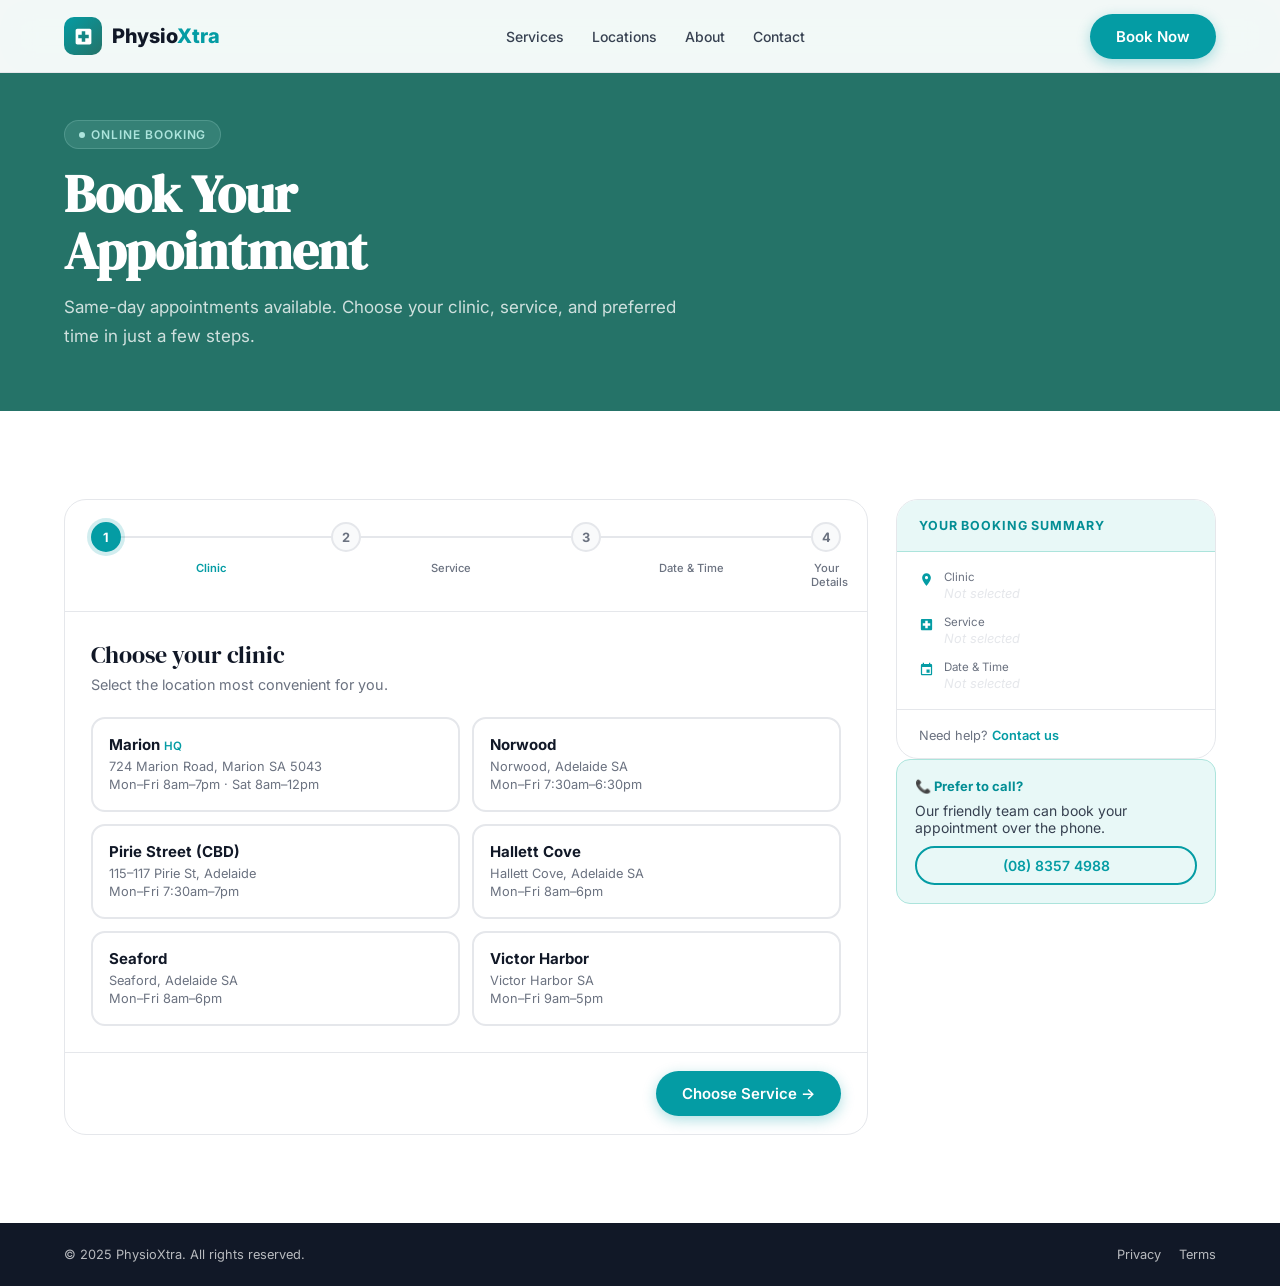
<file: booking.html>
<!DOCTYPE html>
<html lang="en">
<head>
  <meta charset="UTF-8"/>
  <meta name="viewport" content="width=device-width, initial-scale=1.0"/>
  <title>Book an Appointment — PhysioXtra</title>
  <link rel="stylesheet" href="css/style.css"/>
</head>
<body>

<nav id="nav">
  <div class="container">
    <div class="nav-inner">
      <a href="index.html" class="nav-logo">
        <div class="nav-logo-mark"><svg viewBox="0 0 24 24"><path d="M19 3H5c-1.1 0-2 .9-2 2v14c0 1.1.9 2 2 2h14c1.1 0 2-.9 2-2V5c0-1.1-.9-2-2-2zm-1 11h-4v4h-4v-4H6v-4h4V6h4v4h4v4z"/></svg></div>
        <span class="nav-logo-text">Physio<span>Xtra</span></span>
      </a>
      <div class="nav-links">
        <a href="services.html">Services</a>
        <a href="locations.html">Locations</a>
        <a href="about.html">About</a>
        <a href="contact.html">Contact</a>
      </div>
      <div class="nav-cta"><a href="booking.html" class="btn btn-primary">Book Now</a></div>
      <button class="nav-hamburger" id="hamburger" aria-label="Menu" aria-expanded="false" onclick="toggleDrawer()">
        <span></span><span></span><span></span>
      </button>
    </div>
  </div>
</nav>
<div id="mobile-drawer">
  <div class="drawer-panel">
    <a href="services.html" onclick="closeDrawer()">Services</a>
    <a href="locations.html" onclick="closeDrawer()">Locations</a>
    <a href="about.html" onclick="closeDrawer()">About</a>
    <a href="contact.html" onclick="closeDrawer()">Contact</a>
    <a href="booking.html" class="drawer-book" onclick="closeDrawer()">Book Appointment</a>
  </div>
  <div class="drawer-overlay" onclick="closeDrawer()"></div>
</div>
<div id="mobile-book-bar">
  <a href="tel:0883574988" class="btn btn-outline-dark btn-sm btn-full">Call (08) 8357 4988</a>
</div>

<!-- Page hero -->
<div class="page-hero" style="background-image:url('https://images.unsplash.com/photo-1576091160399-112ba8d25d1d?w=1400&q=80&auto=format&fit=crop')">
  <div class="container">
    <div class="page-hero-inner">
      <span class="tag tag-light">Online Booking</span>
      <h1 class="page-hero-title">Book Your<br/>Appointment</h1>
      <p class="page-hero-sub">Same-day appointments available. Choose your clinic, service, and preferred time in just a few steps.</p>
    </div>
  </div>
</div>

<!-- Booking wizard -->
<section class="section">
  <div class="container">
    <div class="booking-layout">

      <!-- Main wizard -->
      <div class="booking-main">
        <!-- Progress bar -->
        <div class="booking-progress">
          <div class="progress-steps">
            <div class="progress-step">
              <div class="step-dot active" id="dot-1">1</div>
              <div class="step-line" id="line-1"></div>
            </div>
            <div class="progress-step">
              <div class="step-dot" id="dot-2">2</div>
              <div class="step-line" id="line-2"></div>
            </div>
            <div class="progress-step">
              <div class="step-dot" id="dot-3">3</div>
              <div class="step-line" id="line-3"></div>
            </div>
            <div class="progress-step">
              <div class="step-dot" id="dot-4">4</div>
            </div>
          </div>
          <div class="progress-labels">
            <div class="step-label active" id="lbl-1">Clinic</div>
            <div class="step-label" id="lbl-2">Service</div>
            <div class="step-label" id="lbl-3">Date &amp; Time</div>
            <div class="step-label" id="lbl-4">Your Details</div>
          </div>
        </div>

        <!-- Step 1: Choose clinic -->
        <div class="booking-step active" id="step-1">
          <div class="step-title">Choose your clinic</div>
          <div class="step-sub">Select the location most convenient for you.</div>
          <div class="clinic-picker">
            <div class="clinic-option" data-clinic="Marion" data-addr="724 Marion Road, Marion SA 5043" onclick="selectClinic(this)">
              <div class="clinic-option-check"><svg viewBox="0 0 24 24"><path d="M9 16.17L4.83 12l-1.42 1.41L9 19 21 7l-1.41-1.41z"/></svg></div>
              <div class="clinic-option-name">Marion <span style="font-size:.72rem;color:var(--teal);font-weight:600">HQ</span></div>
              <div class="clinic-option-addr">724 Marion Road, Marion SA 5043<br/>Mon–Fri 8am–7pm · Sat 8am–12pm</div>
            </div>
            <div class="clinic-option" data-clinic="Norwood" data-addr="Norwood, Adelaide SA" onclick="selectClinic(this)">
              <div class="clinic-option-check"><svg viewBox="0 0 24 24"><path d="M9 16.17L4.83 12l-1.42 1.41L9 19 21 7l-1.41-1.41z"/></svg></div>
              <div class="clinic-option-name">Norwood</div>
              <div class="clinic-option-addr">Norwood, Adelaide SA<br/>Mon–Fri 7:30am–6:30pm</div>
            </div>
            <div class="clinic-option" data-clinic="Pirie Street (CBD)" data-addr="115–117 Pirie St, Adelaide 5000" onclick="selectClinic(this)">
              <div class="clinic-option-check"><svg viewBox="0 0 24 24"><path d="M9 16.17L4.83 12l-1.42 1.41L9 19 21 7l-1.41-1.41z"/></svg></div>
              <div class="clinic-option-name">Pirie Street (CBD)</div>
              <div class="clinic-option-addr">115–117 Pirie St, Adelaide<br/>Mon–Fri 7:30am–7pm</div>
            </div>
            <div class="clinic-option" data-clinic="Hallett Cove" data-addr="Hallett Cove, Adelaide SA" onclick="selectClinic(this)">
              <div class="clinic-option-check"><svg viewBox="0 0 24 24"><path d="M9 16.17L4.83 12l-1.42 1.41L9 19 21 7l-1.41-1.41z"/></svg></div>
              <div class="clinic-option-name">Hallett Cove</div>
              <div class="clinic-option-addr">Hallett Cove, Adelaide SA<br/>Mon–Fri 8am–6pm</div>
            </div>
            <div class="clinic-option" data-clinic="Seaford" data-addr="Seaford, Adelaide SA" onclick="selectClinic(this)">
              <div class="clinic-option-check"><svg viewBox="0 0 24 24"><path d="M9 16.17L4.83 12l-1.42 1.41L9 19 21 7l-1.41-1.41z"/></svg></div>
              <div class="clinic-option-name">Seaford</div>
              <div class="clinic-option-addr">Seaford, Adelaide SA<br/>Mon–Fri 8am–6pm</div>
            </div>
            <div class="clinic-option" data-clinic="Victor Harbor" data-addr="Victor Harbor SA" onclick="selectClinic(this)">
              <div class="clinic-option-check"><svg viewBox="0 0 24 24"><path d="M9 16.17L4.83 12l-1.42 1.41L9 19 21 7l-1.41-1.41z"/></svg></div>
              <div class="clinic-option-name">Victor Harbor</div>
              <div class="clinic-option-addr">Victor Harbor SA<br/>Mon–Fri 9am–5pm</div>
            </div>
          </div>
        </div>

        <!-- Step 2: Choose service -->
        <div class="booking-step" id="step-2">
          <div class="step-title">Choose a service</div>
          <div class="step-sub">Select the treatment you'd like to book.</div>
          <div class="service-picker">
            <div class="service-option" data-service="Physiotherapy" data-dur="30 min" onclick="selectService(this)">
              <div class="service-option-icon"><svg viewBox="0 0 24 24"><path d="M19 3H5c-1.1 0-2 .9-2 2v14c0 1.1.9 2 2 2h14c1.1 0 2-.9 2-2V5c0-1.1-.9-2-2-2zm-1 11h-4v4h-4v-4H6v-4h4V6h4v4h4v4z"/></svg></div>
              <div class="service-option-text"><div class="service-option-name">Physiotherapy</div><div class="service-option-dur">30 min · Initial or follow-up consultation</div></div>
              <div class="service-option-radio"></div>
            </div>
            <div class="service-option" data-service="Clinical Pilates" data-dur="60 min" onclick="selectService(this)">
              <div class="service-option-icon"><svg viewBox="0 0 24 24"><path d="M13.49 5.48c1.1 0 2-.9 2-2s-.9-2-2-2-2 .9-2 2 .9 2 2 2zm-3.6 13.9l1-4.4 2.1 2v6h2v-7.5l-2.1-2 .6-3c1.3 1.5 3.3 2.5 5.5 2.5v-2c-1.9 0-3.5-1-4.3-2.4l-1-1.6c-.4-.6-1-1-1.7-1-.3 0-.5.1-.8.1l-5.2 2.2v4.7h2v-3.4l1.8-.7-1.6 8.1-4.9-1-.4 2 7 1.4z"/></svg></div>
              <div class="service-option-text"><div class="service-option-name">Clinical Pilates</div><div class="service-option-dur">60 min · Group or individual session</div></div>
              <div class="service-option-radio"></div>
            </div>
            <div class="service-option" data-service="Hydrotherapy" data-dur="45 min" onclick="selectService(this)">
              <div class="service-option-icon"><svg viewBox="0 0 24 24"><path d="M12 3L1 9l4 2.18V16c0 1.1.9 2 2 2h10c1.1 0 2-.9 2-2v-4.82L21 9l-9-6z"/></svg></div>
              <div class="service-option-text"><div class="service-option-name">Hydrotherapy</div><div class="service-option-dur">45 min · Therapeutic pool session</div></div>
              <div class="service-option-radio"></div>
            </div>
            <div class="service-option" data-service="GLA:D Program" data-dur="60 min" onclick="selectService(this)">
              <div class="service-option-icon"><svg viewBox="0 0 24 24"><path d="M12 2C6.48 2 2 6.48 2 12s4.48 10 10 10 10-4.48 10-10S17.52 2 12 2zm-2 14.5v-9l6 4.5-6 4.5z"/></svg></div>
              <div class="service-option-text"><div class="service-option-name">GLA:D Program</div><div class="service-option-dur">60 min · Hip &amp; knee osteoarthritis program</div></div>
              <div class="service-option-radio"></div>
            </div>
            <div class="service-option" data-service="Podiatry" data-dur="30 min" onclick="selectService(this)">
              <div class="service-option-icon"><svg viewBox="0 0 24 24"><path d="M17 12h-5v5h5v-5zM16 1v2H8V1H6v2H5c-1.11 0-2 .9-2 2L3 19c0 1.1.89 2 2 2h14c1.1 0 2-.9 2-2V5c0-1.1-.9-2-2-2h-1V1h-2zm3 18H5V8h14v11z"/></svg></div>
              <div class="service-option-text"><div class="service-option-name">Podiatry</div><div class="service-option-dur">30 min · Foot &amp; lower limb assessment</div></div>
              <div class="service-option-radio"></div>
            </div>
            <div class="service-option" data-service="Remedial Massage" data-dur="60 min" onclick="selectService(this)">
              <div class="service-option-icon"><svg viewBox="0 0 24 24"><path d="M21 6.5C21 4.01 18.99 2 16.5 2h-9C5.01 2 3 4.01 3 6.5v11C3 19.99 5.01 22 7.5 22h9c2.49 0 4.5-2.01 4.5-4.5v-11zM12 17c-2.76 0-5-2.24-5-5s2.24-5 5-5 5 2.24 5 5-2.24 5-5 5z"/></svg></div>
              <div class="service-option-text"><div class="service-option-name">Remedial Massage</div><div class="service-option-dur">60 min · Therapeutic massage</div></div>
              <div class="service-option-radio"></div>
            </div>
            <div class="service-option" data-service="Dietitian Consultation" data-dur="45 min" onclick="selectService(this)">
              <div class="service-option-icon"><svg viewBox="0 0 24 24"><path d="M18.5 3H6c-1.1 0-2 .9-2 2v5.71c0 3.83 2.95 7.18 6.78 7.29 3.96.12 7.22-3.06 7.22-7v-1h.5c1.93 0 3.5-1.57 3.5-3.5S20.43 3 18.5 3z"/></svg></div>
              <div class="service-option-text"><div class="service-option-name">Dietitian Consultation</div><div class="service-option-dur">45 min · Nutritional assessment</div></div>
              <div class="service-option-radio"></div>
            </div>
          </div>
        </div>

        <!-- Step 3: Date & time -->
        <div class="booking-step" id="step-3">
          <div class="step-title">Pick a date &amp; time</div>
          <div class="step-sub">All available slots are shown below.</div>
          <div class="datetime-grid">
            <div>
              <div class="dt-label">Select date</div>
              <div class="cal-header">
                <button class="cal-nav-btn" onclick="prevMonth()" aria-label="Previous month"><svg viewBox="0 0 24 24"><path d="M15.41 7.41L14 6l-6 6 6 6 1.41-1.41L10.83 12z"/></svg></button>
                <div class="cal-month" id="cal-month-label"></div>
                <button class="cal-nav-btn" onclick="nextMonth()" aria-label="Next month"><svg viewBox="0 0 24 24"><path d="M10 6L8.59 7.41 13.17 12l-4.58 4.59L10 18l6-6z"/></svg></button>
              </div>
              <div class="cal-grid" id="cal-grid"></div>
            </div>
            <div>
              <div class="dt-label">Select time</div>
              <div id="time-slots-wrap"></div>
            </div>
          </div>
        </div>

        <!-- Step 4: Details -->
        <div class="booking-step" id="step-4">
          <div class="step-title">Your details</div>
          <div class="step-sub">We'll use this to confirm your appointment.</div>
          <div class="form-grid">
            <div class="form-group">
              <label class="form-label" for="fname">First name <span class="req">*</span></label>
              <input class="form-input" id="fname" type="text" placeholder="Jane" autocomplete="given-name"/>
              <div class="form-error" id="err-fname">Please enter your first name.</div>
            </div>
            <div class="form-group">
              <label class="form-label" for="lname">Last name <span class="req">*</span></label>
              <input class="form-input" id="lname" type="text" placeholder="Smith" autocomplete="family-name"/>
              <div class="form-error" id="err-lname">Please enter your last name.</div>
            </div>
            <div class="form-group">
              <label class="form-label" for="email">Email <span class="req">*</span></label>
              <input class="form-input" id="email" type="email" placeholder="jane@email.com" autocomplete="email"/>
              <div class="form-error" id="err-email">Please enter a valid email address.</div>
            </div>
            <div class="form-group">
              <label class="form-label" for="phone">Phone <span class="req">*</span></label>
              <input class="form-input" id="phone" type="tel" placeholder="04XX XXX XXX" autocomplete="tel"/>
              <div class="form-error" id="err-phone">Please enter your phone number.</div>
            </div>
            <div class="form-group">
              <label class="form-label" for="dob">Date of birth</label>
              <input class="form-input" id="dob" type="date" autocomplete="bday"/>
            </div>
            <div class="form-group">
              <label class="form-label" for="health-fund">Health fund</label>
              <select class="form-select" id="health-fund">
                <option value="">Select (optional)</option>
                <option>Medibank Private</option>
                <option>BUPA</option>
                <option>HCF</option>
                <option>NIB</option>
                <option>HBF</option>
                <option>AHM</option>
                <option>NDIS</option>
                <option>DVA</option>
                <option>Medicare Care Plan</option>
                <option>Self-funded</option>
                <option>Other</option>
              </select>
            </div>
            <div class="form-group full">
              <label class="form-label" for="notes">Additional notes</label>
              <textarea class="form-textarea" id="notes" placeholder="Describe your condition, referral details, or anything else we should know…"></textarea>
            </div>
            <div class="form-group full">
              <label style="display:flex;align-items:flex-start;gap:10px;cursor:pointer;font-size:.875rem;color:var(--ink-soft)">
                <input type="checkbox" id="consent" style="width:16px;height:16px;margin-top:2px;accent-color:var(--teal);flex-shrink:0"/>
                I consent to PhysioXtra storing my information and contacting me regarding this appointment.
              </label>
              <div class="form-error" id="err-consent">Please give your consent to continue.</div>
            </div>
          </div>
        </div>

        <!-- Step 5: Confirmation -->
        <div class="booking-step" id="step-5">
          <div class="confirm-wrap">
            <div class="confirm-icon-wrap"><svg viewBox="0 0 24 24"><path d="M9 16.17L4.83 12l-1.42 1.41L9 19 21 7l-1.41-1.41z"/></svg></div>
            <div class="confirm-ref-label">Booking reference</div>
            <div class="confirm-ref-num" id="conf-ref">—</div>
            <h2 class="confirm-title">You're booked in!</h2>
            <p class="confirm-sub">A confirmation has been sent to <strong id="conf-email">—</strong>. We'll give you a call 24 hours before your appointment.</p>
            <div class="confirm-details" id="conf-details"></div>
            <div class="confirm-actions">
              <a href="index.html" class="btn btn-outline-dark">Back to Home</a>
              <button class="btn btn-primary" onclick="window.print()">Print Confirmation</button>
            </div>
          </div>
        </div>

        <!-- Nav buttons -->
        <div class="booking-nav" id="booking-nav">
          <button class="btn btn-ghost btn-sm" id="btn-back" onclick="prevStep()" style="visibility:hidden">← Back</button>
          <button class="btn btn-primary" id="btn-next" onclick="nextStep()">Choose Service →</button>
        </div>
      </div>

      <!-- Sidebar summary -->
      <div class="booking-sidebar">
        <div class="summary-card">
          <div class="summary-header"><h3>Your Booking Summary</h3></div>
          <div class="summary-body">
            <div class="summary-row">
              <svg viewBox="0 0 24 24"><path d="M12 2C8.13 2 5 5.13 5 9c0 5.25 7 13 7 13s7-7.75 7-13c0-3.87-3.13-7-7-7zm0 9.5c-1.38 0-2.5-1.12-2.5-2.5s1.12-2.5 2.5-2.5 2.5 1.12 2.5 2.5-1.12 2.5-2.5 2.5z"/></svg>
              <div><div class="summary-label">Clinic</div><div class="summary-value empty" id="sum-clinic">Not selected</div></div>
            </div>
            <div class="summary-row">
              <svg viewBox="0 0 24 24"><path d="M19 3H5c-1.1 0-2 .9-2 2v14c0 1.1.9 2 2 2h14c1.1 0 2-.9 2-2V5c0-1.1-.9-2-2-2zm-1 11h-4v4h-4v-4H6v-4h4V6h4v4h4v4z"/></svg>
              <div><div class="summary-label">Service</div><div class="summary-value empty" id="sum-service">Not selected</div></div>
            </div>
            <div class="summary-row">
              <svg viewBox="0 0 24 24"><path d="M17 12h-5v5h5v-5zM16 1v2H8V1H6v2H5c-1.11 0-2 .9-2 2L3 19c0 1.1.89 2 2 2h14c1.1 0 2-.9 2-2V5c0-1.1-.9-2-2-2h-1V1h-2zm3 18H5V8h14v11z"/></svg>
              <div><div class="summary-label">Date &amp; Time</div><div class="summary-value empty" id="sum-datetime">Not selected</div></div>
            </div>
          </div>
          <div class="summary-footer">
            <a href="contact.html" style="font-size:.8rem;color:var(--muted)">Need help? <span style="color:var(--teal);font-weight:600">Contact us</span></a>
          </div>
        </div>
        <div style="background:var(--teal-pale);border:1.5px solid var(--teal-light);border-radius:var(--radius);padding:18px">
          <div style="font-size:.8125rem;font-weight:700;color:var(--teal-dark);margin-bottom:8px">📞 Prefer to call?</div>
          <div style="font-size:.875rem;color:var(--ink-soft);margin-bottom:10px">Our friendly team can book your appointment over the phone.</div>
          <a href="tel:0883574988" class="btn btn-outline-dark btn-sm btn-full">(08) 8357 4988</a>
        </div>
      </div>
    </div>
  </div>
</section>

<footer id="footer">
  <div class="container">
    <div class="footer-bottom" style="border-top:none;padding:24px 0">
      <span>© 2025 PhysioXtra. All rights reserved.</span>
      <div class="footer-legal"><a href="#">Privacy</a><a href="#">Terms</a></div>
    </div>
  </div>
</footer>

<script src="js/main.js"></script>
<script>
// ── Booking state ─────────────────────────────────────────────────────────
const state = { clinic: null, service: null, duration: null, date: null, time: null, step: 1 };
const TOTAL_STEPS = 4;
let calYear, calMonth;

function selectClinic(el) {
  document.querySelectorAll('.clinic-option').forEach(o => o.classList.remove('selected'));
  el.classList.add('selected');
  state.clinic = el.dataset.clinic;
  updateSummary();
}

function selectService(el) {
  document.querySelectorAll('.service-option').forEach(o => o.classList.remove('selected'));
  el.classList.add('selected');
  state.service = el.dataset.service;
  state.duration = el.dataset.dur;
  updateSummary();
}

function updateSummary() {
  const sc = document.getElementById('sum-clinic');
  const ss = document.getElementById('sum-service');
  const sd = document.getElementById('sum-datetime');
  if (state.clinic) { sc.textContent = state.clinic; sc.classList.remove('empty'); } else { sc.textContent = 'Not selected'; sc.classList.add('empty'); }
  if (state.service) { ss.textContent = state.service + (state.duration ? ' · ' + state.duration : ''); ss.classList.remove('empty'); } else { ss.textContent = 'Not selected'; ss.classList.add('empty'); }
  if (state.date && state.time) { sd.textContent = state.date + ' at ' + state.time; sd.classList.remove('empty'); } else { sd.textContent = 'Not selected'; sd.classList.add('empty'); }
}

// ── Calendar ──────────────────────────────────────────────────────────────
const BOOKED = [3, 7, 11, 14, 17, 21]; // demo booked day-of-months
const BLOCKED_TIMES = ['9:30 AM', '11:00 AM', '2:00 PM'];
const ALL_TIMES = ['8:00 AM','8:30 AM','9:00 AM','9:30 AM','10:00 AM','10:30 AM','11:00 AM','11:30 AM','12:00 PM','1:00 PM','1:30 PM','2:00 PM','2:30 PM','3:00 PM','3:30 PM','4:00 PM','4:30 PM','5:00 PM'];

function initCalendar() {
  const now = new Date();
  calYear = now.getFullYear(); calMonth = now.getMonth();
  renderCalendar();
}

function renderCalendar() {
  const monthNames = ['January','February','March','April','May','June','July','August','September','October','November','December'];
  document.getElementById('cal-month-label').textContent = monthNames[calMonth] + ' ' + calYear;
  const grid = document.getElementById('cal-grid');
  grid.innerHTML = '';
  ['Su','Mo','Tu','We','Th','Fr','Sa'].forEach(d => { const el = document.createElement('div'); el.className = 'cal-day-name'; el.textContent = d; grid.appendChild(el); });
  const firstDay = new Date(calYear, calMonth, 1).getDay();
  const daysInMonth = new Date(calYear, calMonth + 1, 0).getDate();
  const today = new Date(); today.setHours(0,0,0,0);
  for (let i = 0; i < firstDay; i++) { const el = document.createElement('div'); el.className = 'cal-day other-month'; grid.appendChild(el); }
  for (let d = 1; d <= daysInMonth; d++) {
    const el = document.createElement('div');
    const date = new Date(calYear, calMonth, d);
    const dayOfWeek = date.getDay();
    const isPast = date < today;
    const isWeekend = dayOfWeek === 0 || dayOfWeek === 6;
    const isToday = date.getTime() === today.getTime();
    if (isPast || isWeekend) { el.className = 'cal-day past'; el.textContent = d; }
    else { el.className = 'cal-day available' + (isToday ? ' today' : ''); el.textContent = d; el.onclick = () => selectDay(d, el); }
    grid.appendChild(el);
  }
}

function selectDay(d, el) {
  document.querySelectorAll('.cal-day.selected').forEach(e => e.classList.remove('selected'));
  el.classList.add('selected');
  const date = new Date(calYear, calMonth, d);
  state.date = date.toLocaleDateString('en-AU', { weekday:'short', day:'numeric', month:'short' });
  state.time = null;
  updateSummary();
  renderTimeSlots(d);
}

function renderTimeSlots(day) {
  const wrap = document.getElementById('time-slots-wrap');
  const blocked = BOOKED.includes(day) ? BLOCKED_TIMES : BLOCKED_TIMES.slice(0, 1);
  wrap.innerHTML = '<div class="time-slots">' + ALL_TIMES.map(t => {
    const taken = blocked.includes(t);
    return `<div class="time-slot${taken ? ' taken' : ''}" onclick="${taken ? '' : 'selectTime(this, \'' + t + '\')'}">${t}</div>`;
  }).join('') + '</div>';
}

function selectTime(el, t) {
  document.querySelectorAll('.time-slot.selected').forEach(e => e.classList.remove('selected'));
  el.classList.add('selected');
  state.time = t;
  updateSummary();
}

function prevMonth() { if (calMonth === 0) { calMonth = 11; calYear--; } else calMonth--; const now = new Date(); if (calYear < now.getFullYear() || (calYear === now.getFullYear() && calMonth < now.getMonth())) { calMonth = now.getMonth(); calYear = now.getFullYear(); } renderCalendar(); }
function nextMonth() { if (calMonth === 11) { calMonth = 0; calYear++; } else calMonth++; renderCalendar(); }

// ── Step navigation ───────────────────────────────────────────────────────
function goToStep(n) {
  document.querySelectorAll('.booking-step').forEach(s => s.classList.remove('active'));
  document.getElementById('step-' + n).classList.add('active');
  for (let i = 1; i <= TOTAL_STEPS; i++) {
    const dot = document.getElementById('dot-' + i);
    const lbl = document.getElementById('lbl-' + i);
    const line = document.getElementById('line-' + i);
    dot.className = 'step-dot' + (i < n ? ' done' : i === n ? ' active' : '');
    if (i < n) dot.innerHTML = '<svg viewBox="0 0 24 24"><path fill="white" d="M9 16.17L4.83 12l-1.42 1.41L9 19 21 7l-1.41-1.41z"/></svg>';
    else dot.textContent = i;
    lbl.className = 'step-label' + (i < n ? ' done' : i === n ? ' active' : '');
    if (line) line.className = 'step-line' + (i < n ? ' done' : '');
  }
  state.step = n;
  const btnBack = document.getElementById('btn-back');
  const btnNext = document.getElementById('btn-next');
  const navBar  = document.getElementById('booking-nav');
  btnBack.style.visibility = n > 1 ? 'visible' : 'hidden';
  if (n === TOTAL_STEPS + 1) { navBar.style.display = 'none'; return; }
  const labels = ['', 'Choose Service →', 'Pick Date & Time →', 'Enter Details →', 'Confirm Booking'];
  btnNext.textContent = labels[n];
  window.scrollTo({ top: document.querySelector('.booking-main').getBoundingClientRect().top + window.scrollY - 100, behavior: 'smooth' });
}

function nextStep() {
  if (state.step === 1 && !state.clinic) { alert('Please select a clinic.'); return; }
  if (state.step === 2 && !state.service) { alert('Please choose a service.'); return; }
  if (state.step === 3 && (!state.date || !state.time)) { alert('Please select a date and time.'); return; }
  if (state.step === 4) { if (!validateDetails()) return; submitBooking(); return; }
  goToStep(state.step + 1);
}

function prevStep() { if (state.step > 1) goToStep(state.step - 1); }

function validateDetails() {
  let valid = true;
  const fields = [
    { id: 'fname', err: 'err-fname', check: v => v.trim().length > 0 },
    { id: 'lname', err: 'err-lname', check: v => v.trim().length > 0 },
    { id: 'email', err: 'err-email', check: v => /^[^\s@]+@[^\s@]+\.[^\s@]+$/.test(v) },
    { id: 'phone', err: 'err-phone', check: v => v.trim().length >= 8 },
  ];
  fields.forEach(f => {
    const el = document.getElementById(f.id);
    const errEl = document.getElementById(f.err);
    const ok = f.check(el.value);
    el.classList.toggle('error', !ok);
    errEl.classList.toggle('show', !ok);
    if (!ok) valid = false;
  });
  const consent = document.getElementById('consent');
  const errConsent = document.getElementById('err-consent');
  if (!consent.checked) { errConsent.classList.add('show'); valid = false; } else errConsent.classList.remove('show');
  return valid;
}

function submitBooking() {
  const ref = 'PX-' + Date.now().toString(36).toUpperCase().slice(-6);
  const email = document.getElementById('email').value;
  const fname = document.getElementById('fname').value;
  document.getElementById('conf-ref').textContent = ref;
  document.getElementById('conf-email').textContent = email;
  document.getElementById('conf-details').innerHTML = `
    <div class="confirm-row"><svg viewBox="0 0 24 24"><path d="M12 12c2.21 0 4-1.79 4-4s-1.79-4-4-4-4 1.79-4 4 1.79 4 4 4zm0 2c-2.67 0-8 1.34-8 4v2h16v-2c0-2.66-5.33-4-8-4z"/></svg><div><div class="confirm-row-label">Patient</div><div class="confirm-row-value">${fname} ${document.getElementById('lname').value}</div></div></div>
    <div class="confirm-row"><svg viewBox="0 0 24 24"><path d="M12 2C8.13 2 5 5.13 5 9c0 5.25 7 13 7 13s7-7.75 7-13c0-3.87-3.13-7-7-7zm0 9.5c-1.38 0-2.5-1.12-2.5-2.5s1.12-2.5 2.5-2.5 2.5 1.12 2.5 2.5-1.12 2.5-2.5 2.5z"/></svg><div><div class="confirm-row-label">Clinic</div><div class="confirm-row-value">${state.clinic}</div></div></div>
    <div class="confirm-row"><svg viewBox="0 0 24 24"><path d="M19 3H5c-1.1 0-2 .9-2 2v14c0 1.1.9 2 2 2h14c1.1 0 2-.9 2-2V5c0-1.1-.9-2-2-2zm-1 11h-4v4h-4v-4H6v-4h4V6h4v4h4v4z"/></svg><div><div class="confirm-row-label">Service</div><div class="confirm-row-value">${state.service} · ${state.duration}</div></div></div>
    <div class="confirm-row"><svg viewBox="0 0 24 24"><path d="M17 12h-5v5h5v-5zM16 1v2H8V1H6v2H5c-1.11 0-2 .9-2 2L3 19c0 1.1.89 2 2 2h14c1.1 0 2-.9 2-2V5c0-1.1-.9-2-2-2h-1V1h-2zm3 18H5V8h14v11z"/></svg><div><div class="confirm-row-label">Date &amp; Time</div><div class="confirm-row-value">${state.date} at ${state.time}</div></div></div>
  `;
  goToStep(5);
}

// Init
initCalendar();
goToStep(1);
document.getElementById('time-slots-wrap').innerHTML = '<div class="no-date-msg">← Select a date first</div>';
</script>
</body>
</html>
</file>
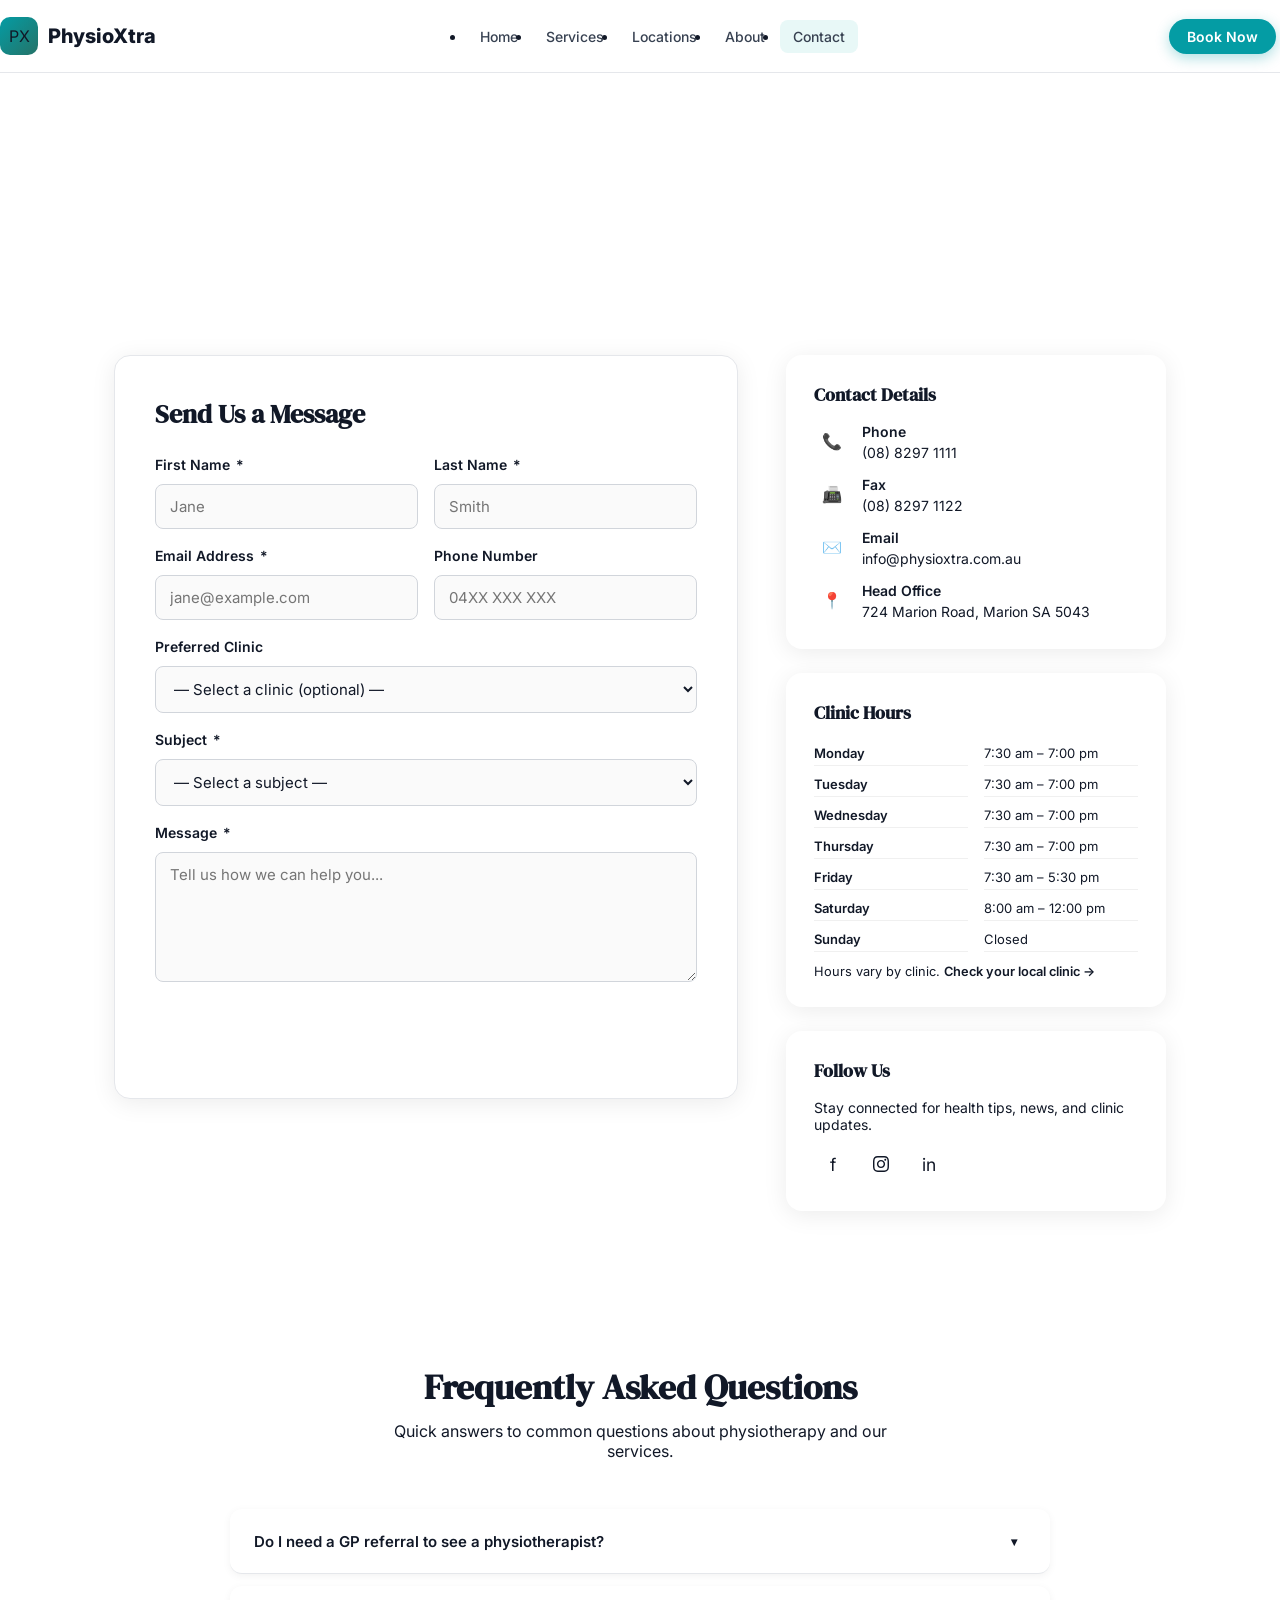
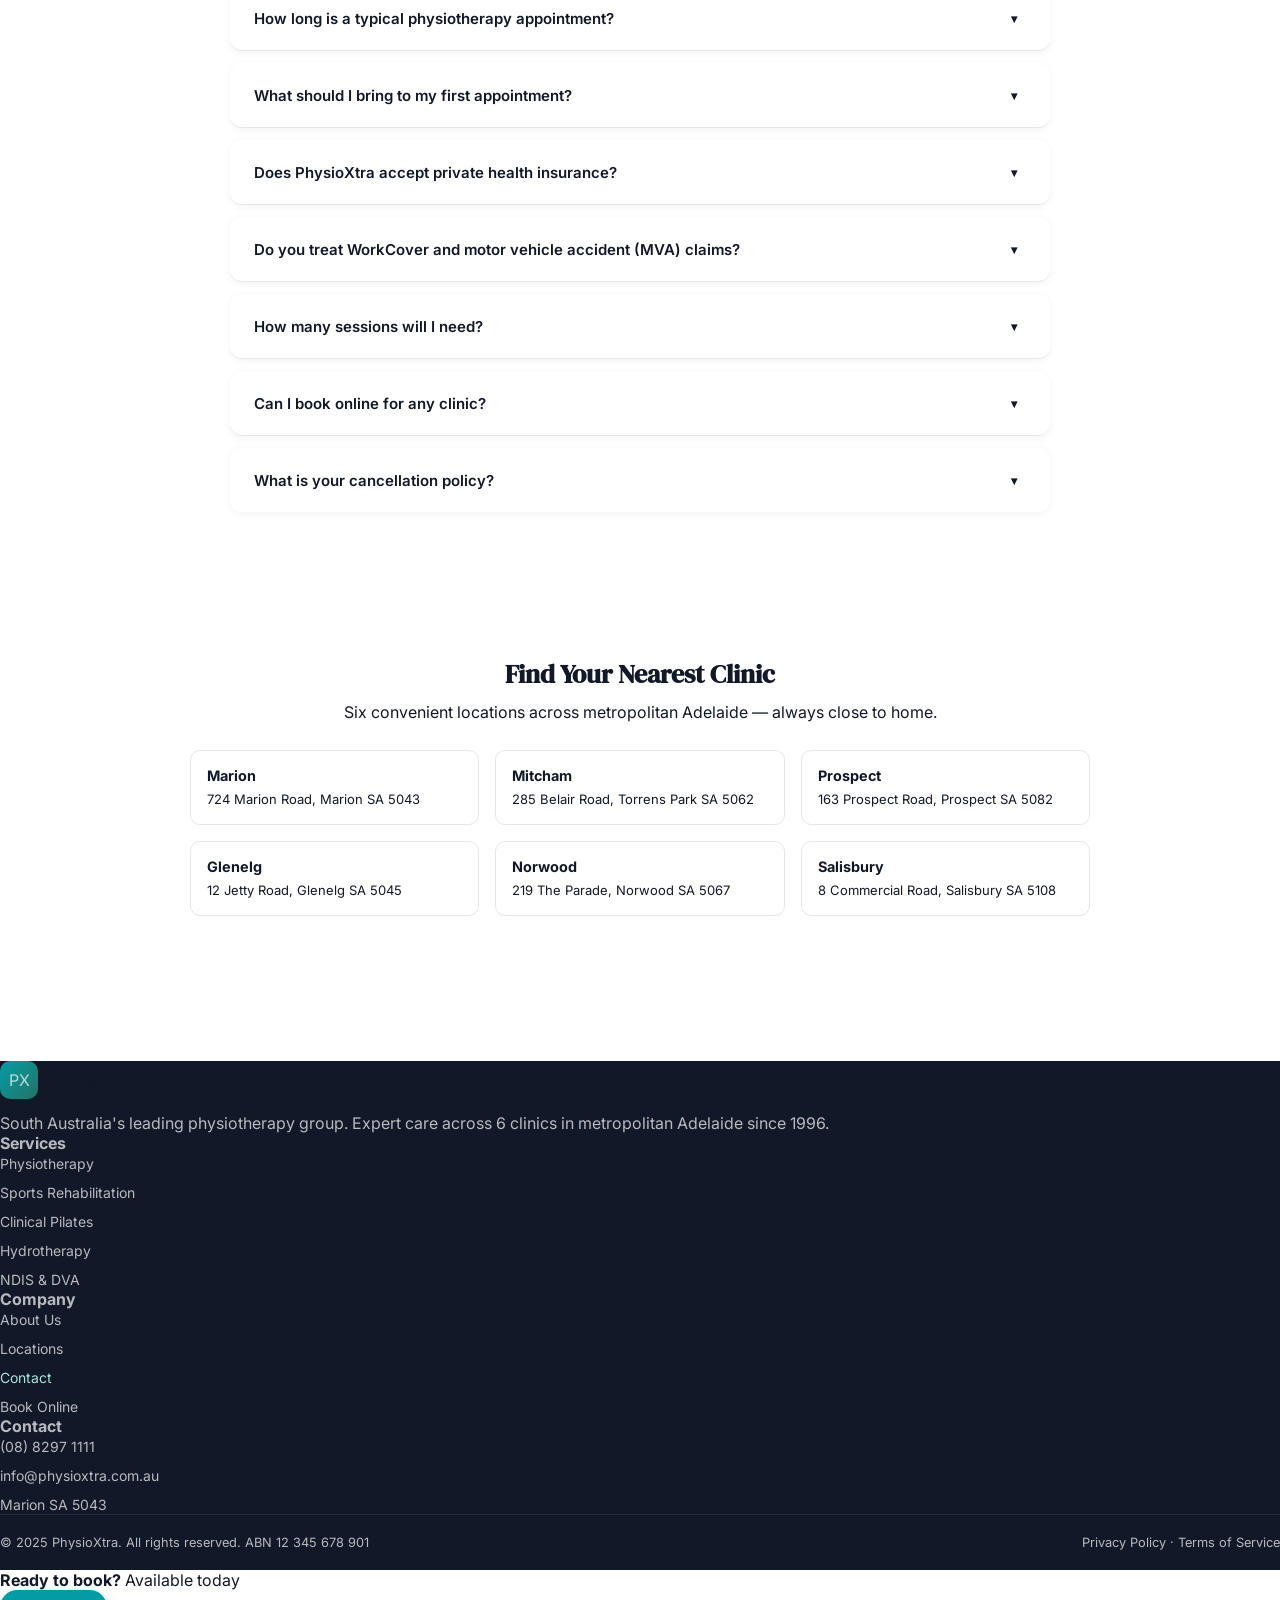
<file: contact.html>
<!DOCTYPE html>
<html lang="en">
<head>
  <meta charset="UTF-8">
  <meta name="viewport" content="width=device-width, initial-scale=1.0">
  <title>Contact Us | PhysioXtra</title>
  <link rel="preconnect" href="https://fonts.googleapis.com">
  <link rel="preconnect" href="https://fonts.gstatic.com" crossorigin>
  <link href="https://fonts.googleapis.com/css2?family=DM+Serif+Display:ital@0;1&family=Inter:wght@300;400;500;600;700&display=swap" rel="stylesheet">
  <link rel="stylesheet" href="css/style.css">
  <style>
    /* ── Contact-page specific styles ── */
    .contact-hero {
      background: linear-gradient(135deg, var(--primary) 0%, var(--deeper) 100%);
      color: #fff;
      padding: 120px 0 64px;
      text-align: center;
    }
    .contact-hero h1 { font-family: 'DM Serif Display', serif; font-size: clamp(2rem, 5vw, 3rem); margin: 0 0 12px; }
    .contact-hero p { font-size: 1.1rem; opacity: .88; margin: 0; }

    .contact-layout {
      display: grid;
      grid-template-columns: 1fr 380px;
      gap: 48px;
      max-width: 1100px;
      margin: 0 auto;
      padding: 72px 24px;
    }

    /* ── Form card ── */
    .contact-form-card {
      background: #fff;
      border-radius: 16px;
      box-shadow: 0 4px 24px rgba(0,0,0,.08);
      padding: 40px;
    }
    .contact-form-card h2 { font-family: 'DM Serif Display', serif; font-size: 1.6rem; color: var(--primary); margin: 0 0 24px; }

    .form-row { display: grid; grid-template-columns: 1fr 1fr; gap: 16px; }
    .form-group { margin-bottom: 18px; }
    .form-group label { display: block; font-size: .875rem; font-weight: 600; color: var(--text); margin-bottom: 6px; }
    .form-group label span.req { color: var(--primary); margin-left: 2px; }
    .form-group input,
    .form-group select,
    .form-group textarea {
      width: 100%;
      padding: 12px 14px;
      border: 1.5px solid #d1d5db;
      border-radius: 8px;
      font-family: 'Inter', sans-serif;
      font-size: .9375rem;
      color: var(--text);
      background: #fafafa;
      transition: border-color .2s, box-shadow .2s;
      box-sizing: border-box;
    }
    .form-group input:focus,
    .form-group select:focus,
    .form-group textarea:focus {
      outline: none;
      border-color: var(--primary);
      box-shadow: 0 0 0 3px rgba(4,156,164,.15);
      background: #fff;
    }
    .form-group textarea { resize: vertical; min-height: 130px; }
    .form-group .field-error {
      font-size: .8rem;
      color: #dc2626;
      margin-top: 5px;
      display: none;
    }
    .form-group.has-error input,
    .form-group.has-error select,
    .form-group.has-error textarea { border-color: #dc2626; }
    .form-group.has-error .field-error { display: block; }

    .form-submit-btn {
      width: 100%;
      padding: 15px;
      background: var(--primary);
      color: #fff;
      border: none;
      border-radius: 8px;
      font-family: 'Inter', sans-serif;
      font-size: 1rem;
      font-weight: 600;
      cursor: pointer;
      transition: background .2s, transform .1s;
      margin-top: 8px;
    }
    .form-submit-btn:hover { background: var(--dark); }
    .form-submit-btn:active { transform: scale(.99); }

    /* Success state */
    .form-success {
      display: none;
      text-align: center;
      padding: 40px 20px;
    }
    .form-success .success-icon {
      width: 72px; height: 72px;
      background: var(--light);
      border-radius: 50%;
      display: flex; align-items: center; justify-content: center;
      margin: 0 auto 20px;
      font-size: 2rem;
    }
    .form-success h3 { font-family: 'DM Serif Display', serif; font-size: 1.5rem; color: var(--primary); margin: 0 0 10px; }
    .form-success p { color: var(--text-muted); line-height: 1.6; margin: 0 0 24px; }
    .form-success a { color: var(--primary); font-weight: 600; text-decoration: none; }

    /* ── Sidebar ── */
    .contact-sidebar { display: flex; flex-direction: column; gap: 24px; }

    .info-card {
      background: #fff;
      border-radius: 16px;
      box-shadow: 0 4px 24px rgba(0,0,0,.08);
      padding: 28px;
    }
    .info-card h3 { font-family: 'DM Serif Display', serif; font-size: 1.1rem; color: var(--primary); margin: 0 0 16px; }

    .info-item {
      display: flex;
      gap: 12px;
      margin-bottom: 14px;
      align-items: flex-start;
    }
    .info-item:last-child { margin-bottom: 0; }
    .info-icon {
      width: 36px; height: 36px;
      background: var(--pale);
      border-radius: 8px;
      display: flex; align-items: center; justify-content: center;
      font-size: 1rem;
      flex-shrink: 0;
    }
    .info-text strong { display: block; font-size: .875rem; font-weight: 600; color: var(--text); margin-bottom: 2px; }
    .info-text span, .info-text a { font-size: .875rem; color: var(--text-muted); text-decoration: none; }
    .info-text a:hover { color: var(--primary); }

    .hours-grid { display: grid; grid-template-columns: 1fr 1fr; gap: 6px 16px; }
    .hours-row { display: contents; }
    .hours-row span { font-size: .8125rem; color: var(--text-muted); padding: 4px 0; border-bottom: 1px solid #f0f0f0; }
    .hours-row span:first-child { font-weight: 600; color: var(--text); }

    .social-links { display: flex; gap: 10px; margin-top: 4px; }
    .social-link {
      width: 38px; height: 38px;
      border-radius: 8px;
      background: var(--pale);
      color: var(--primary);
      display: flex; align-items: center; justify-content: center;
      text-decoration: none;
      font-size: 1.1rem;
      transition: background .2s, color .2s;
    }
    .social-link:hover { background: var(--primary); color: #fff; }

    /* ── FAQ section ── */
    .faq-section {
      background: var(--pale);
      padding: 80px 24px;
    }
    .faq-section .section-header { text-align: center; margin-bottom: 48px; }
    .faq-section .section-header h2 { font-family: 'DM Serif Display', serif; font-size: clamp(1.6rem, 3vw, 2.2rem); color: var(--primary); margin: 0 0 10px; }
    .faq-section .section-header p { color: var(--text-muted); max-width: 500px; margin: 0 auto; }

    .faq-grid {
      max-width: 820px;
      margin: 0 auto;
      display: flex;
      flex-direction: column;
      gap: 12px;
    }
    .faq-item {
      background: #fff;
      border-radius: 12px;
      overflow: hidden;
      box-shadow: 0 2px 8px rgba(0,0,0,.05);
    }
    .faq-question {
      width: 100%;
      background: none;
      border: none;
      padding: 20px 24px;
      display: flex;
      justify-content: space-between;
      align-items: center;
      gap: 16px;
      cursor: pointer;
      text-align: left;
      font-family: 'Inter', sans-serif;
      font-size: .9375rem;
      font-weight: 600;
      color: var(--text);
      transition: color .2s;
    }
    .faq-question:hover { color: var(--primary); }
    .faq-chevron {
      width: 24px; height: 24px;
      border-radius: 50%;
      background: var(--pale);
      display: flex; align-items: center; justify-content: center;
      flex-shrink: 0;
      transition: transform .3s, background .2s;
      font-size: .75rem;
      color: var(--primary);
    }
    .faq-item.open .faq-chevron { transform: rotate(180deg); background: var(--primary); color: #fff; }
    .faq-item.open .faq-question { color: var(--primary); }
    .faq-answer {
      max-height: 0;
      overflow: hidden;
      transition: max-height .35s ease, padding .35s ease;
      padding: 0 24px;
    }
    .faq-item.open .faq-answer { max-height: 400px; padding: 0 24px 20px; }
    .faq-answer p { margin: 0; font-size: .9rem; color: var(--text-muted); line-height: 1.7; }

    /* ── Map teaser ── */
    .map-teaser {
      background: #fff;
      padding: 64px 24px;
      text-align: center;
    }
    .map-teaser h2 { font-family: 'DM Serif Display', serif; font-size: 1.6rem; color: var(--primary); margin: 0 0 10px; }
    .map-teaser p { color: var(--text-muted); margin: 0 0 28px; }
    .clinic-mini-grid {
      display: grid;
      grid-template-columns: repeat(3, 1fr);
      gap: 16px;
      max-width: 900px;
      margin: 0 auto 32px;
    }
    .clinic-mini {
      border: 1.5px solid #e5e7eb;
      border-radius: 10px;
      padding: 16px;
      text-align: left;
      text-decoration: none;
      color: var(--text);
      transition: border-color .2s, box-shadow .2s;
      display: block;
    }
    .clinic-mini:hover { border-color: var(--primary); box-shadow: 0 4px 12px rgba(4,156,164,.1); }
    .clinic-mini strong { display: block; font-size: .9rem; font-weight: 700; margin-bottom: 4px; }
    .clinic-mini span { font-size: .8125rem; color: var(--text-muted); }

    /* ── Responsive ── */
    @media (max-width: 900px) {
      .contact-layout { grid-template-columns: 1fr; }
      .contact-sidebar { flex-direction: row; flex-wrap: wrap; }
      .info-card { flex: 1 1 280px; }
      .clinic-mini-grid { grid-template-columns: repeat(2, 1fr); }
    }
    @media (max-width: 640px) {
      .contact-hero { padding: 100px 20px 48px; }
      .contact-layout { padding: 48px 16px; gap: 24px; }
      .contact-form-card { padding: 24px 20px; }
      .form-row { grid-template-columns: 1fr; gap: 0; }
      .contact-sidebar { flex-direction: column; }
      .clinic-mini-grid { grid-template-columns: 1fr; }
      .faq-section { padding: 56px 16px; }
    }
  </style>
</head>
<body>

  <!-- ── Navigation ── -->
  <nav id="nav" class="solid">
    <div class="nav-inner">
      <a href="index.html" class="nav-logo">
        <div class="nav-logo-mark">P<span>X</span></div>
        <span class="nav-logo-text">PhysioXtra</span>
      </a>
      <ul class="nav-links">
        <li><a href="index.html">Home</a></li>
        <li><a href="services.html">Services</a></li>
        <li><a href="locations.html">Locations</a></li>
        <li><a href="about.html">About</a></li>
        <li><a href="contact.html">Contact</a></li>
      </ul>
      <div class="nav-actions">
        <a href="booking.html" class="btn btn-primary btn-sm">Book Now</a>
        <button class="hamburger" id="hamburger" aria-label="Open menu" aria-expanded="false" onclick="toggleDrawer()">
          <span></span><span></span><span></span>
        </button>
      </div>
    </div>
  </nav>

  <!-- ── Mobile drawer ── -->
  <div id="mobile-drawer" class="drawer">
    <div class="drawer-panel">
      <div class="drawer-header">
        <a href="index.html" class="nav-logo" onclick="closeDrawer()">
          <div class="nav-logo-mark">P<span>X</span></div>
          <span class="nav-logo-text">PhysioXtra</span>
        </a>
        <button class="drawer-close" aria-label="Close menu" onclick="closeDrawer()">✕</button>
      </div>
      <ul class="drawer-links">
        <li><a href="index.html" onclick="closeDrawer()">Home</a></li>
        <li><a href="services.html" onclick="closeDrawer()">Services</a></li>
        <li><a href="locations.html" onclick="closeDrawer()">Locations</a></li>
        <li><a href="about.html" onclick="closeDrawer()">About</a></li>
        <li><a href="contact.html" onclick="closeDrawer()">Contact</a></li>
      </ul>
      <a href="booking.html" class="btn btn-primary drawer-book">Book an Appointment</a>
    </div>
    <div class="drawer-backdrop" onclick="closeDrawer()"></div>
  </div>

  <!-- ── Hero ── -->
  <section class="contact-hero">
    <h1>Get In Touch</h1>
    <p>We're here to help you recover, move better, and live well.</p>
  </section>

  <!-- ── Contact layout ── -->
  <div class="contact-layout">

    <!-- Form -->
    <div class="contact-form-card">
      <h2>Send Us a Message</h2>

      <form id="contact-form" novalidate>
        <div class="form-row">
          <div class="form-group" id="fg-fname">
            <label for="fname">First Name <span class="req">*</span></label>
            <input type="text" id="fname" placeholder="Jane" autocomplete="given-name">
            <div class="field-error" id="err-fname">Please enter your first name.</div>
          </div>
          <div class="form-group" id="fg-lname">
            <label for="lname">Last Name <span class="req">*</span></label>
            <input type="text" id="lname" placeholder="Smith" autocomplete="family-name">
            <div class="field-error" id="err-lname">Please enter your last name.</div>
          </div>
        </div>

        <div class="form-row">
          <div class="form-group" id="fg-email">
            <label for="email">Email Address <span class="req">*</span></label>
            <input type="email" id="email" placeholder="jane@example.com" autocomplete="email">
            <div class="field-error" id="err-email">Please enter a valid email address.</div>
          </div>
          <div class="form-group" id="fg-phone">
            <label for="phone">Phone Number</label>
            <input type="tel" id="phone" placeholder="04XX XXX XXX" autocomplete="tel">
            <div class="field-error" id="err-phone">Please enter a valid phone number.</div>
          </div>
        </div>

        <div class="form-group" id="fg-clinic">
          <label for="clinic">Preferred Clinic</label>
          <select id="clinic">
            <option value="">— Select a clinic (optional) —</option>
            <option value="marion">Marion (Head Office)</option>
            <option value="mitcham">Mitcham</option>
            <option value="prospect">Prospect</option>
            <option value="glenelg">Glenelg</option>
            <option value="norwood">Norwood</option>
            <option value="salisbury">Salisbury</option>
          </select>
        </div>

        <div class="form-group" id="fg-subject">
          <label for="subject">Subject <span class="req">*</span></label>
          <select id="subject">
            <option value="">— Select a subject —</option>
            <option value="appointment">Appointment Inquiry</option>
            <option value="referral">Referral / GP Inquiry</option>
            <option value="ndis">NDIS / WorkCover / DVA</option>
            <option value="corporate">Corporate Wellness</option>
            <option value="feedback">Feedback</option>
            <option value="other">Other</option>
          </select>
          <div class="field-error" id="err-subject">Please select a subject.</div>
        </div>

        <div class="form-group" id="fg-message">
          <label for="message">Message <span class="req">*</span></label>
          <textarea id="message" placeholder="Tell us how we can help you..."></textarea>
          <div class="field-error" id="err-message">Please enter a message (at least 10 characters).</div>
        </div>

        <button type="submit" class="form-submit-btn" id="submit-btn">Send Message</button>
      </form>

      <!-- Success state -->
      <div class="form-success" id="form-success">
        <div class="success-icon">✓</div>
        <h3>Message Sent!</h3>
        <p>Thanks for reaching out. One of our friendly team members will get back to you within one business day.</p>
        <p>Need urgent help? Call us on <a href="tel:0882971111">(08) 8297 1111</a> or <a href="booking.html">book online now</a>.</p>
      </div>
    </div>

    <!-- Sidebar -->
    <aside class="contact-sidebar">

      <div class="info-card">
        <h3>Contact Details</h3>
        <div class="info-item">
          <div class="info-icon">📞</div>
          <div class="info-text">
            <strong>Phone</strong>
            <a href="tel:0882971111">(08) 8297 1111</a>
          </div>
        </div>
        <div class="info-item">
          <div class="info-icon">📠</div>
          <div class="info-text">
            <strong>Fax</strong>
            <span>(08) 8297 1122</span>
          </div>
        </div>
        <div class="info-item">
          <div class="info-icon">✉️</div>
          <div class="info-text">
            <strong>Email</strong>
            <a href="mailto:info@physioxtra.com.au">info@physioxtra.com.au</a>
          </div>
        </div>
        <div class="info-item">
          <div class="info-icon">📍</div>
          <div class="info-text">
            <strong>Head Office</strong>
            <span>724 Marion Road, Marion SA 5043</span>
          </div>
        </div>
      </div>

      <div class="info-card">
        <h3>Clinic Hours</h3>
        <div class="hours-grid">
          <div class="hours-row"><span>Monday</span><span>7:30 am – 7:00 pm</span></div>
          <div class="hours-row"><span>Tuesday</span><span>7:30 am – 7:00 pm</span></div>
          <div class="hours-row"><span>Wednesday</span><span>7:30 am – 7:00 pm</span></div>
          <div class="hours-row"><span>Thursday</span><span>7:30 am – 7:00 pm</span></div>
          <div class="hours-row"><span>Friday</span><span>7:30 am – 5:30 pm</span></div>
          <div class="hours-row"><span>Saturday</span><span>8:00 am – 12:00 pm</span></div>
          <div class="hours-row"><span>Sunday</span><span>Closed</span></div>
        </div>
        <p style="font-size:.8rem;color:var(--text-muted);margin:12px 0 0;">Hours vary by clinic. <a href="locations.html" style="color:var(--primary);text-decoration:none;font-weight:600;">Check your local clinic →</a></p>
      </div>

      <div class="info-card">
        <h3>Follow Us</h3>
        <p style="font-size:.875rem;color:var(--text-muted);margin:0 0 12px;">Stay connected for health tips, news, and clinic updates.</p>
        <div class="social-links">
          <a href="#" class="social-link" aria-label="Facebook">f</a>
          <a href="#" class="social-link" aria-label="Instagram">
            <svg width="16" height="16" viewBox="0 0 24 24" fill="currentColor"><path d="M12 2.163c3.204 0 3.584.012 4.85.07 3.252.148 4.771 1.691 4.919 4.919.058 1.265.069 1.645.069 4.849 0 3.205-.012 3.584-.069 4.849-.149 3.225-1.664 4.771-4.919 4.919-1.266.058-1.644.07-4.85.07-3.204 0-3.584-.012-4.849-.07-3.26-.149-4.771-1.699-4.919-4.92-.058-1.265-.07-1.644-.07-4.849 0-3.204.013-3.583.07-4.849.149-3.227 1.664-4.771 4.919-4.919 1.266-.057 1.645-.069 4.849-.069zm0-2.163c-3.259 0-3.667.014-4.947.072-4.358.2-6.78 2.618-6.98 6.98-.059 1.281-.073 1.689-.073 4.948 0 3.259.014 3.668.072 4.948.2 4.358 2.618 6.78 6.98 6.98 1.281.058 1.689.072 4.948.072 3.259 0 3.668-.014 4.948-.072 4.354-.2 6.782-2.618 6.979-6.98.059-1.28.073-1.689.073-4.948 0-3.259-.014-3.667-.072-4.947-.196-4.354-2.617-6.78-6.979-6.98-1.281-.059-1.69-.073-4.949-.073zm0 5.838c-3.403 0-6.162 2.759-6.162 6.162s2.759 6.163 6.162 6.163 6.162-2.759 6.162-6.163c0-3.403-2.759-6.162-6.162-6.162zm0 10.162c-2.209 0-4-1.79-4-4 0-2.209 1.791-4 4-4s4 1.791 4 4c0 2.21-1.791 4-4 4zm6.406-11.845c-.796 0-1.441.645-1.441 1.44s.645 1.44 1.441 1.44c.795 0 1.439-.645 1.439-1.44s-.644-1.44-1.439-1.44z"/></svg>
          </a>
          <a href="#" class="social-link" aria-label="LinkedIn">in</a>
        </div>
      </div>

    </aside>
  </div>

  <!-- ── FAQ ── -->
  <section class="faq-section fade-up">
    <div class="section-header">
      <h2>Frequently Asked Questions</h2>
      <p>Quick answers to common questions about physiotherapy and our services.</p>
    </div>
    <div class="faq-grid" id="faq-grid">

      <div class="faq-item">
        <button class="faq-question" onclick="toggleFaq(this)">
          Do I need a GP referral to see a physiotherapist?
          <span class="faq-chevron">▾</span>
        </button>
        <div class="faq-answer">
          <p>No, you do not need a GP referral to see a physiotherapist in Australia. You can book directly with us at any time. However, if you have a chronic condition and wish to access Medicare rebates through a Chronic Disease Management (CDM) plan, your GP will need to provide a referral and a care plan.</p>
        </div>
      </div>

      <div class="faq-item">
        <button class="faq-question" onclick="toggleFaq(this)">
          How long is a typical physiotherapy appointment?
          <span class="faq-chevron">▾</span>
        </button>
        <div class="faq-answer">
          <p>Initial assessments are usually 45–60 minutes, allowing us to fully understand your condition and develop a personalised treatment plan. Follow-up appointments are typically 30–45 minutes. Your physiotherapist will advise on the right appointment length for your specific needs.</p>
        </div>
      </div>

      <div class="faq-item">
        <button class="faq-question" onclick="toggleFaq(this)">
          What should I bring to my first appointment?
          <span class="faq-chevron">▾</span>
        </button>
        <div class="faq-answer">
          <p>Please bring any relevant medical imaging (X-rays, MRI scans), referral letters or care plans, your Medicare card, health insurance card, and any WorkCover or NDIS documentation if applicable. Wear comfortable, loose-fitting clothing that allows access to the area being treated.</p>
        </div>
      </div>

      <div class="faq-item">
        <button class="faq-question" onclick="toggleFaq(this)">
          Does PhysioXtra accept private health insurance?
          <span class="faq-chevron">▾</span>
        </button>
        <div class="faq-answer">
          <p>Yes, we accept all major private health funds. We have HICAPS facilities in all our clinics, so you can claim your rebate on the spot — you only pay the gap. The amount covered depends on your level of cover, so we recommend checking with your fund before your appointment.</p>
        </div>
      </div>

      <div class="faq-item">
        <button class="faq-question" onclick="toggleFaq(this)">
          Do you treat WorkCover and motor vehicle accident (MVA) claims?
          <span class="faq-chevron">▾</span>
        </button>
        <div class="faq-answer">
          <p>Yes, we treat patients under WorkCover SA, motor vehicle accident claims, DVA (Department of Veterans' Affairs), and NDIS plans. Please contact us before your first appointment so we can arrange the appropriate paperwork and ensure a smooth claims process.</p>
        </div>
      </div>

      <div class="faq-item">
        <button class="faq-question" onclick="toggleFaq(this)">
          How many sessions will I need?
          <span class="faq-chevron">▾</span>
        </button>
        <div class="faq-answer">
          <p>The number of sessions varies greatly depending on the nature and severity of your condition, your overall health, and how well you respond to treatment. Acute injuries may resolve in 3–6 sessions, while chronic conditions or post-surgical rehabilitation can require ongoing treatment over several months. Your physiotherapist will give you a realistic treatment timeline at your initial assessment.</p>
        </div>
      </div>

      <div class="faq-item">
        <button class="faq-question" onclick="toggleFaq(this)">
          Can I book online for any clinic?
          <span class="faq-chevron">▾</span>
        </button>
        <div class="faq-answer">
          <p>Yes! Our online booking system allows you to select any of our six clinics across metropolitan Adelaide. You can book an initial assessment or a follow-up appointment at a time that suits you. If you need help choosing the right clinic or service, don't hesitate to call us on (08) 8297 1111.</p>
        </div>
      </div>

      <div class="faq-item">
        <button class="faq-question" onclick="toggleFaq(this)">
          What is your cancellation policy?
          <span class="faq-chevron">▾</span>
        </button>
        <div class="faq-answer">
          <p>We ask for at least 24 hours' notice if you need to cancel or reschedule your appointment. This allows us to offer the time to another patient who may be waiting. Late cancellations or no-shows may incur a fee. If you're running late on the day, please call the clinic as soon as possible.</p>
        </div>
      </div>

    </div>
  </section>

  <!-- ── Clinic quick-links ── -->
  <section class="map-teaser">
    <h2>Find Your Nearest Clinic</h2>
    <p>Six convenient locations across metropolitan Adelaide — always close to home.</p>
    <div class="clinic-mini-grid">
      <a href="locations.html" class="clinic-mini">
        <strong>Marion</strong>
        <span>724 Marion Road, Marion SA 5043</span>
      </a>
      <a href="locations.html" class="clinic-mini">
        <strong>Mitcham</strong>
        <span>285 Belair Road, Torrens Park SA 5062</span>
      </a>
      <a href="locations.html" class="clinic-mini">
        <strong>Prospect</strong>
        <span>163 Prospect Road, Prospect SA 5082</span>
      </a>
      <a href="locations.html" class="clinic-mini">
        <strong>Glenelg</strong>
        <span>12 Jetty Road, Glenelg SA 5045</span>
      </a>
      <a href="locations.html" class="clinic-mini">
        <strong>Norwood</strong>
        <span>219 The Parade, Norwood SA 5067</span>
      </a>
      <a href="locations.html" class="clinic-mini">
        <strong>Salisbury</strong>
        <span>8 Commercial Road, Salisbury SA 5108</span>
      </a>
    </div>
    <a href="locations.html" class="btn btn-outline">View All Locations &amp; Directions</a>
  </section>

  <!-- ── Footer ── -->
  <footer id="footer">
    <div class="footer-inner">
      <div class="footer-brand">
        <a href="index.html" class="nav-logo footer-logo">
          <div class="nav-logo-mark">P<span>X</span></div>
          <span class="nav-logo-text">PhysioXtra</span>
        </a>
        <p>South Australia's leading physiotherapy group. Expert care across 6 clinics in metropolitan Adelaide since 1996.</p>
      </div>
      <div class="footer-col">
        <h4>Services</h4>
        <ul class="footer-links">
          <li><a href="services.html">Physiotherapy</a></li>
          <li><a href="services.html">Sports Rehabilitation</a></li>
          <li><a href="services.html">Clinical Pilates</a></li>
          <li><a href="services.html">Hydrotherapy</a></li>
          <li><a href="services.html">NDIS &amp; DVA</a></li>
        </ul>
      </div>
      <div class="footer-col">
        <h4>Company</h4>
        <ul class="footer-links">
          <li><a href="about.html">About Us</a></li>
          <li><a href="locations.html">Locations</a></li>
          <li><a href="contact.html">Contact</a></li>
          <li><a href="booking.html">Book Online</a></li>
        </ul>
      </div>
      <div class="footer-col">
        <h4>Contact</h4>
        <ul class="footer-links">
          <li><a href="tel:0882971111">(08) 8297 1111</a></li>
          <li><a href="mailto:info@physioxtra.com.au">info@physioxtra.com.au</a></li>
          <li><a href="locations.html">Marion SA 5043</a></li>
        </ul>
      </div>
    </div>
    <div class="footer-bottom">
      <p>© 2025 PhysioXtra. All rights reserved. ABN 12 345 678 901</p>
      <p><a href="#">Privacy Policy</a> · <a href="#">Terms of Service</a></p>
    </div>
  </footer>

  <!-- ── Mobile sticky booking bar ── -->
  <div class="book-bar" id="book-bar">
    <div class="book-bar-inner">
      <div>
        <strong>Ready to book?</strong>
        <span>Available today</span>
      </div>
      <a href="booking.html" class="btn btn-primary btn-sm">Book Now</a>
    </div>
  </div>

  <script src="js/main.js"></script>
  <script>
    // ── Contact form validation & submission ──
    const form = document.getElementById('contact-form');
    const successEl = document.getElementById('form-success');

    function setError(fieldId, show) {
      const fg = document.getElementById('fg-' + fieldId);
      if (!fg) return;
      fg.classList.toggle('has-error', show);
    }

    function validateForm() {
      let valid = true;
      const fname = document.getElementById('fname').value.trim();
      const lname = document.getElementById('lname').value.trim();
      const email = document.getElementById('email').value.trim();
      const phone = document.getElementById('phone').value.trim();
      const subject = document.getElementById('subject').value;
      const message = document.getElementById('message').value.trim();

      setError('fname', !fname); if (!fname) valid = false;
      setError('lname', !lname); if (!lname) valid = false;

      const emailOk = /^[^\s@]+@[^\s@]+\.[^\s@]+$/.test(email);
      setError('email', !emailOk); if (!emailOk) valid = false;

      if (phone) {
        const phoneOk = phone.replace(/\D/g, '').length >= 8;
        setError('phone', !phoneOk); if (!phoneOk) valid = false;
      }

      setError('subject', !subject); if (!subject) valid = false;
      setError('message', message.length < 10); if (message.length < 10) valid = false;

      return valid;
    }

    // Clear errors on input
    ['fname','lname','email','phone','subject','message'].forEach(id => {
      const el = document.getElementById(id);
      if (el) el.addEventListener('input', () => setError(id, false));
    });

    form.addEventListener('submit', e => {
      e.preventDefault();
      if (!validateForm()) return;

      const btn = document.getElementById('submit-btn');
      btn.textContent = 'Sending…';
      btn.disabled = true;

      // Simulate async submission
      setTimeout(() => {
        form.style.display = 'none';
        successEl.style.display = 'block';
        window.scrollTo({ top: document.querySelector('.contact-form-card').offsetTop - 100, behavior: 'smooth' });
      }, 900);
    });

    // ── FAQ accordion ──
    function toggleFaq(btn) {
      const item = btn.closest('.faq-item');
      const isOpen = item.classList.contains('open');
      // Close all
      document.querySelectorAll('.faq-item.open').forEach(el => el.classList.remove('open'));
      // Open clicked (if wasn't already open)
      if (!isOpen) item.classList.add('open');
    }

    // ── Scroll animations ──
    const fadeEls = document.querySelectorAll('.fade-up');
    if (fadeEls.length) {
      const observer = new IntersectionObserver(entries => {
        entries.forEach(e => { if (e.isIntersecting) { e.target.classList.add('visible'); observer.unobserve(e.target); } });
      }, { threshold: 0.12 });
      fadeEls.forEach(el => observer.observe(el));
    }
  </script>
</body>
</html>
</file>
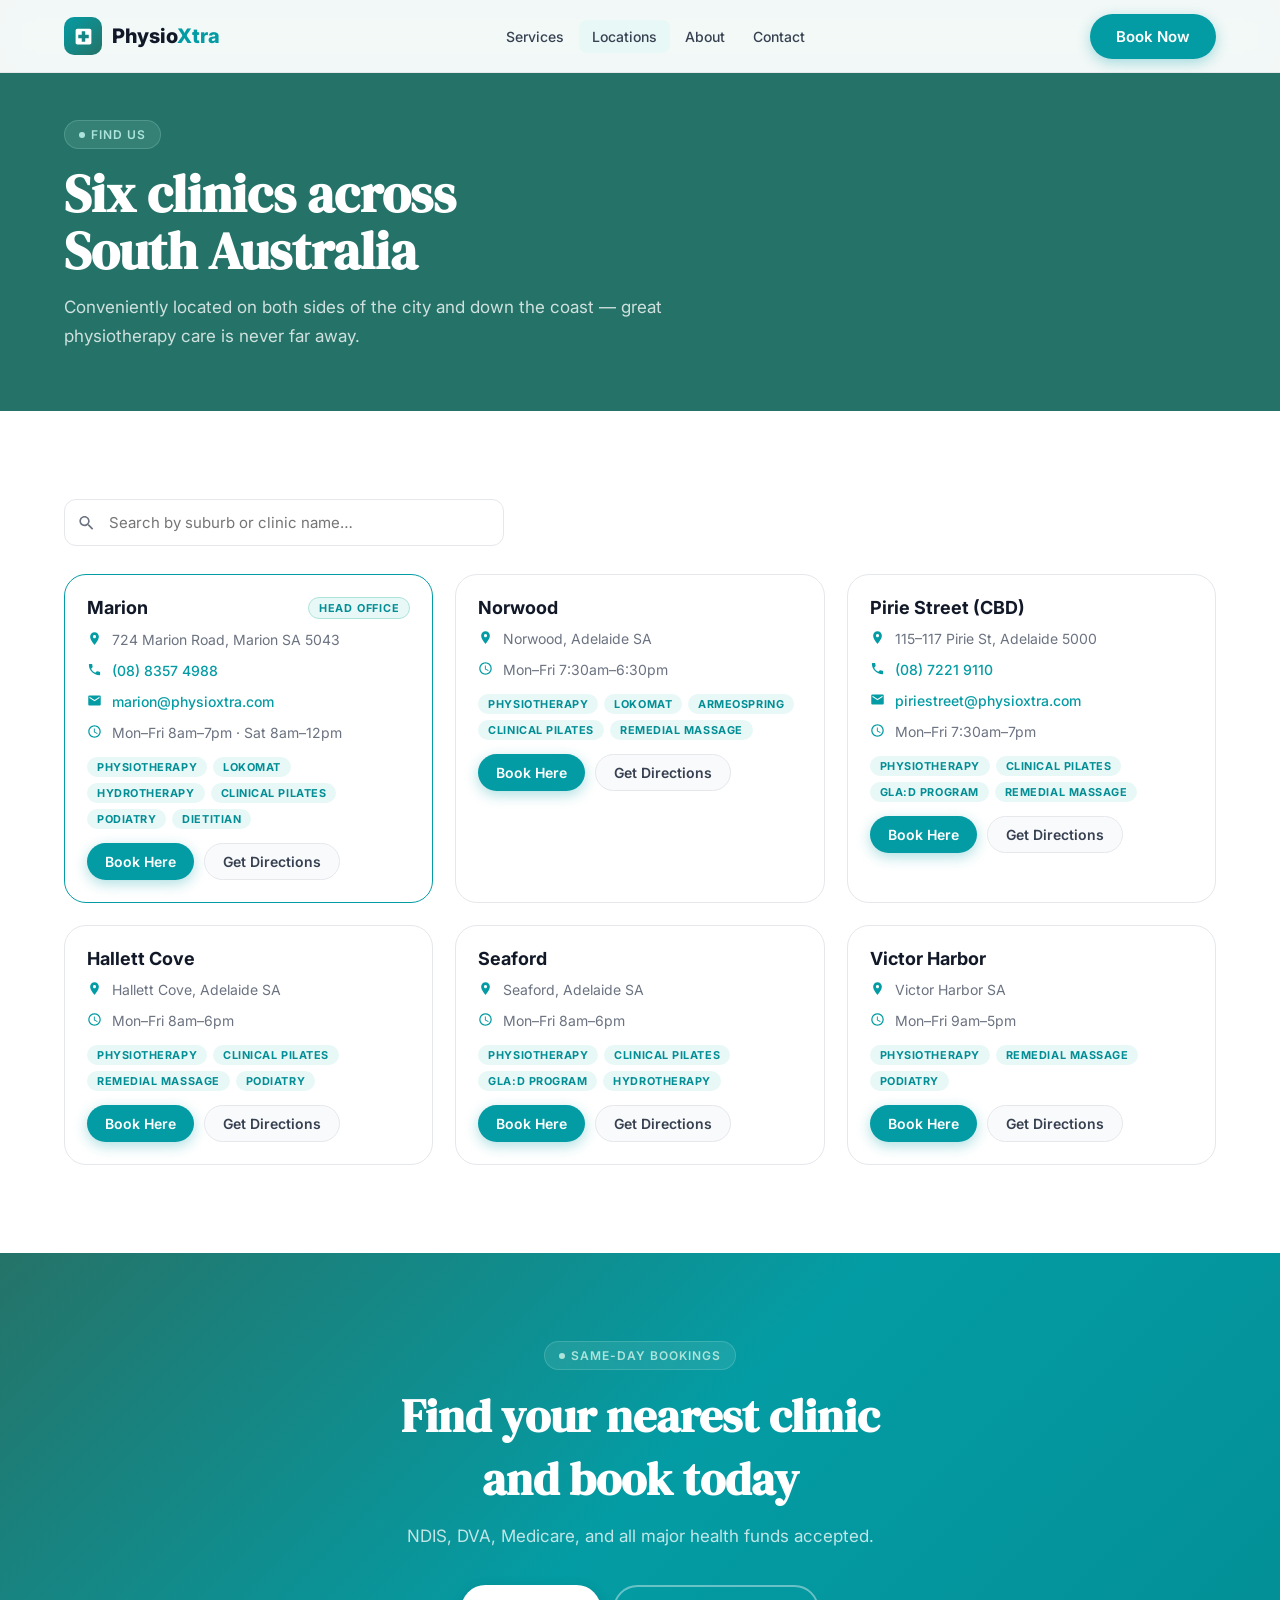
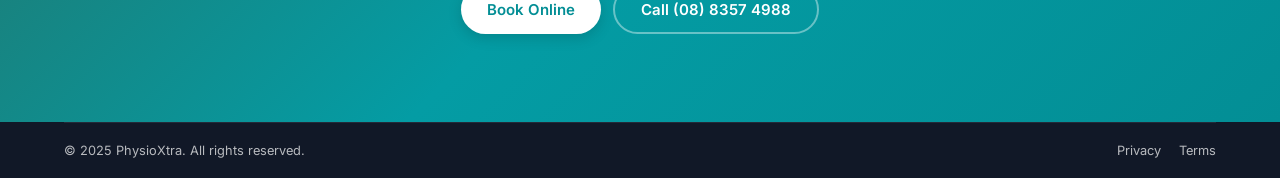
<file: locations.html>
<!DOCTYPE html>
<html lang="en">
<head>
  <meta charset="UTF-8"/>
  <meta name="viewport" content="width=device-width, initial-scale=1.0"/>
  <title>Locations — PhysioXtra</title>
  <link rel="stylesheet" href="css/style.css"/>
</head>
<body>

<nav id="nav">
  <div class="container">
    <div class="nav-inner">
      <a href="index.html" class="nav-logo"><div class="nav-logo-mark"><svg viewBox="0 0 24 24"><path d="M19 3H5c-1.1 0-2 .9-2 2v14c0 1.1.9 2 2 2h14c1.1 0 2-.9 2-2V5c0-1.1-.9-2-2-2zm-1 11h-4v4h-4v-4H6v-4h4V6h4v4h4v4z"/></svg></div><span class="nav-logo-text">Physio<span>Xtra</span></span></a>
      <div class="nav-links">
        <a href="services.html">Services</a><a href="locations.html">Locations</a><a href="about.html">About</a><a href="contact.html">Contact</a>
      </div>
      <div class="nav-cta"><a href="booking.html" class="btn btn-primary">Book Now</a></div>
      <button class="nav-hamburger" id="hamburger" aria-label="Menu" aria-expanded="false" onclick="toggleDrawer()"><span></span><span></span><span></span></button>
    </div>
  </div>
</nav>
<div id="mobile-drawer">
  <div class="drawer-panel">
    <a href="services.html" onclick="closeDrawer()">Services</a><a href="locations.html" onclick="closeDrawer()">Locations</a>
    <a href="about.html" onclick="closeDrawer()">About</a><a href="contact.html" onclick="closeDrawer()">Contact</a>
    <a href="booking.html" class="drawer-book" onclick="closeDrawer()">Book Appointment</a>
  </div>
  <div class="drawer-overlay" onclick="closeDrawer()"></div>
</div>
<div id="mobile-book-bar">
  <a href="booking.html" class="btn btn-primary btn-sm">Book Appointment</a>
  <a href="tel:0883574988" class="mbb-call"><svg viewBox="0 0 24 24"><path d="M6.62 10.79c1.44 2.83 3.76 5.14 6.59 6.59l2.2-2.2c.27-.27.67-.36 1.02-.24 1.12.37 2.33.57 3.57.57.55 0 1 .45 1 1V20c0 .55-.45 1-1 1-9.39 0-17-7.61-17-17 0-.55.45-1 1-1h3.5c.55 0 1 .45 1 1 0 1.25.2 2.45.57 3.57.11.35.03.74-.25 1.02z"/></svg>Call</a>
</div>

<div class="page-hero" style="background-image:url('https://images.unsplash.com/photo-1584467735815-f778f274e296?w=1400&q=80&auto=format&fit=crop')">
  <div class="container">
    <div class="page-hero-inner">
      <span class="tag tag-light">Find Us</span>
      <h1 class="page-hero-title">Six clinics across<br/>South Australia</h1>
      <p class="page-hero-sub">Conveniently located on both sides of the city and down the coast — great physiotherapy care is never far away.</p>
    </div>
  </div>
</div>

<section class="section">
  <div class="container">
    <div class="clinic-search">
      <svg class="clinic-search-icon" viewBox="0 0 24 24"><path d="M15.5 14h-.79l-.28-.27C15.41 12.59 16 11.11 16 9.5 16 5.91 13.09 3 9.5 3S3 5.91 3 9.5 5.91 16 9.5 16c1.61 0 3.09-.59 4.23-1.57l.27.28v.79l5 4.99L20.49 19l-4.99-5zm-6 0C7.01 14 5 11.99 5 9.5S7.01 5 9.5 5 14 7.01 14 9.5 11.99 14 9.5 14z"/></svg>
      <input type="search" id="clinic-search-input" placeholder="Search by suburb or clinic name…" oninput="filterClinics(this.value)" autocomplete="off"/>
    </div>

    <div class="clinic-grid" id="clinic-grid">

      <!-- Marion -->
      <div class="clinic-card hq" data-name="marion head office hq" data-suburb="marion">
        <div class="clinic-card-header">
          <div class="clinic-name">Marion</div>
          <div class="clinic-hq-badge">Head Office</div>
        </div>
        <div class="clinic-detail"><svg viewBox="0 0 24 24"><path d="M12 2C8.13 2 5 5.13 5 9c0 5.25 7 13 7 13s7-7.75 7-13c0-3.87-3.13-7-7-7zm0 9.5c-1.38 0-2.5-1.12-2.5-2.5s1.12-2.5 2.5-2.5 2.5 1.12 2.5 2.5-1.12 2.5-2.5 2.5z"/></svg>724 Marion Road, Marion SA 5043</div>
        <div class="clinic-detail"><svg viewBox="0 0 24 24"><path d="M6.62 10.79c1.44 2.83 3.76 5.14 6.59 6.59l2.2-2.2c.27-.27.67-.36 1.02-.24 1.12.37 2.33.57 3.57.57.55 0 1 .45 1 1V20c0 .55-.45 1-1 1-9.39 0-17-7.61-17-17 0-.55.45-1 1-1h3.5c.55 0 1 .45 1 1 0 1.25.2 2.45.57 3.57.11.35.03.74-.25 1.02z"/></svg><a href="tel:0883574988">(08) 8357 4988</a></div>
        <div class="clinic-detail"><svg viewBox="0 0 24 24"><path d="M20 4H4c-1.1 0-2 .9-2 2v12c0 1.1.9 2 2 2h16c1.1 0 2-.9 2-2V6c0-1.1-.9-2-2-2zm0 4l-8 5-8-5V6l8 5 8-5v2z"/></svg><a href="mailto:marion@physioxtra.com">marion@physioxtra.com</a></div>
        <div class="clinic-detail"><svg viewBox="0 0 24 24"><path d="M11.99 2C6.47 2 2 6.48 2 12s4.47 10 9.99 10C17.52 22 22 17.52 22 12S17.52 2 11.99 2zM12 20c-4.42 0-8-3.58-8-8s3.58-8 8-8 8 3.58 8 8-3.58 8-8 8zm.5-13H11v6l5.25 3.15.75-1.23-4.5-2.67V7z"/></svg>Mon–Fri 8am–7pm · Sat 8am–12pm</div>
        <div class="clinic-features">
          <span class="clinic-pill">Physiotherapy</span>
          <span class="clinic-pill">Lokomat</span>
          <span class="clinic-pill">Hydrotherapy</span>
          <span class="clinic-pill">Clinical Pilates</span>
          <span class="clinic-pill">Podiatry</span>
          <span class="clinic-pill">Dietitian</span>
        </div>
        <div class="clinic-card-footer">
          <a href="booking.html" class="btn btn-primary btn-sm">Book Here</a>
          <a href="https://maps.google.com/?q=724+Marion+Road+Marion+SA+5043" target="_blank" rel="noopener" class="btn btn-ghost btn-sm">Get Directions</a>
        </div>
      </div>

      <!-- Norwood -->
      <div class="clinic-card" data-name="norwood" data-suburb="norwood">
        <div class="clinic-card-header"><div class="clinic-name">Norwood</div></div>
        <div class="clinic-detail"><svg viewBox="0 0 24 24"><path d="M12 2C8.13 2 5 5.13 5 9c0 5.25 7 13 7 13s7-7.75 7-13c0-3.87-3.13-7-7-7zm0 9.5c-1.38 0-2.5-1.12-2.5-2.5s1.12-2.5 2.5-2.5 2.5 1.12 2.5 2.5-1.12 2.5-2.5 2.5z"/></svg>Norwood, Adelaide SA</div>
        <div class="clinic-detail"><svg viewBox="0 0 24 24"><path d="M11.99 2C6.47 2 2 6.48 2 12s4.47 10 9.99 10C17.52 22 22 17.52 22 12S17.52 2 11.99 2zM12 20c-4.42 0-8-3.58-8-8s3.58-8 8-8 8 3.58 8 8-3.58 8-8 8zm.5-13H11v6l5.25 3.15.75-1.23-4.5-2.67V7z"/></svg>Mon–Fri 7:30am–6:30pm</div>
        <div class="clinic-features">
          <span class="clinic-pill">Physiotherapy</span>
          <span class="clinic-pill">Lokomat</span>
          <span class="clinic-pill">ArmeoSpring</span>
          <span class="clinic-pill">Clinical Pilates</span>
          <span class="clinic-pill">Remedial Massage</span>
        </div>
        <div class="clinic-card-footer">
          <a href="booking.html" class="btn btn-primary btn-sm">Book Here</a>
          <a href="https://maps.google.com/?q=Norwood+Adelaide+SA" target="_blank" rel="noopener" class="btn btn-ghost btn-sm">Get Directions</a>
        </div>
      </div>

      <!-- Pirie Street -->
      <div class="clinic-card" data-name="pirie street cbd city" data-suburb="pirie street adelaide cbd">
        <div class="clinic-card-header"><div class="clinic-name">Pirie Street (CBD)</div></div>
        <div class="clinic-detail"><svg viewBox="0 0 24 24"><path d="M12 2C8.13 2 5 5.13 5 9c0 5.25 7 13 7 13s7-7.75 7-13c0-3.87-3.13-7-7-7zm0 9.5c-1.38 0-2.5-1.12-2.5-2.5s1.12-2.5 2.5-2.5 2.5 1.12 2.5 2.5-1.12 2.5-2.5 2.5z"/></svg>115–117 Pirie St, Adelaide 5000</div>
        <div class="clinic-detail"><svg viewBox="0 0 24 24"><path d="M6.62 10.79c1.44 2.83 3.76 5.14 6.59 6.59l2.2-2.2c.27-.27.67-.36 1.02-.24 1.12.37 2.33.57 3.57.57.55 0 1 .45 1 1V20c0 .55-.45 1-1 1-9.39 0-17-7.61-17-17 0-.55.45-1 1-1h3.5c.55 0 1 .45 1 1 0 1.25.2 2.45.57 3.57.11.35.03.74-.25 1.02z"/></svg><a href="tel:0872219110">(08) 7221 9110</a></div>
        <div class="clinic-detail"><svg viewBox="0 0 24 24"><path d="M20 4H4c-1.1 0-2 .9-2 2v12c0 1.1.9 2 2 2h16c1.1 0 2-.9 2-2V6c0-1.1-.9-2-2-2zm0 4l-8 5-8-5V6l8 5 8-5v2z"/></svg><a href="mailto:piriestreet@physioxtra.com">piriestreet@physioxtra.com</a></div>
        <div class="clinic-detail"><svg viewBox="0 0 24 24"><path d="M11.99 2C6.47 2 2 6.48 2 12s4.47 10 9.99 10C17.52 22 22 17.52 22 12S17.52 2 11.99 2zM12 20c-4.42 0-8-3.58-8-8s3.58-8 8-8 8 3.58 8 8-3.58 8-8 8zm.5-13H11v6l5.25 3.15.75-1.23-4.5-2.67V7z"/></svg>Mon–Fri 7:30am–7pm</div>
        <div class="clinic-features">
          <span class="clinic-pill">Physiotherapy</span>
          <span class="clinic-pill">Clinical Pilates</span>
          <span class="clinic-pill">GLA:D Program</span>
          <span class="clinic-pill">Remedial Massage</span>
        </div>
        <div class="clinic-card-footer">
          <a href="booking.html" class="btn btn-primary btn-sm">Book Here</a>
          <a href="https://maps.google.com/?q=115+Pirie+Street+Adelaide+SA+5000" target="_blank" rel="noopener" class="btn btn-ghost btn-sm">Get Directions</a>
        </div>
      </div>

      <!-- Hallett Cove -->
      <div class="clinic-card" data-name="hallett cove" data-suburb="hallett cove">
        <div class="clinic-card-header"><div class="clinic-name">Hallett Cove</div></div>
        <div class="clinic-detail"><svg viewBox="0 0 24 24"><path d="M12 2C8.13 2 5 5.13 5 9c0 5.25 7 13 7 13s7-7.75 7-13c0-3.87-3.13-7-7-7zm0 9.5c-1.38 0-2.5-1.12-2.5-2.5s1.12-2.5 2.5-2.5 2.5 1.12 2.5 2.5-1.12 2.5-2.5 2.5z"/></svg>Hallett Cove, Adelaide SA</div>
        <div class="clinic-detail"><svg viewBox="0 0 24 24"><path d="M11.99 2C6.47 2 2 6.48 2 12s4.47 10 9.99 10C17.52 22 22 17.52 22 12S17.52 2 11.99 2zM12 20c-4.42 0-8-3.58-8-8s3.58-8 8-8 8 3.58 8 8-3.58 8-8 8zm.5-13H11v6l5.25 3.15.75-1.23-4.5-2.67V7z"/></svg>Mon–Fri 8am–6pm</div>
        <div class="clinic-features">
          <span class="clinic-pill">Physiotherapy</span>
          <span class="clinic-pill">Clinical Pilates</span>
          <span class="clinic-pill">Remedial Massage</span>
          <span class="clinic-pill">Podiatry</span>
        </div>
        <div class="clinic-card-footer">
          <a href="booking.html" class="btn btn-primary btn-sm">Book Here</a>
          <a href="https://maps.google.com/?q=Hallett+Cove+SA" target="_blank" rel="noopener" class="btn btn-ghost btn-sm">Get Directions</a>
        </div>
      </div>

      <!-- Seaford -->
      <div class="clinic-card" data-name="seaford" data-suburb="seaford">
        <div class="clinic-card-header"><div class="clinic-name">Seaford</div></div>
        <div class="clinic-detail"><svg viewBox="0 0 24 24"><path d="M12 2C8.13 2 5 5.13 5 9c0 5.25 7 13 7 13s7-7.75 7-13c0-3.87-3.13-7-7-7zm0 9.5c-1.38 0-2.5-1.12-2.5-2.5s1.12-2.5 2.5-2.5 2.5 1.12 2.5 2.5-1.12 2.5-2.5 2.5z"/></svg>Seaford, Adelaide SA</div>
        <div class="clinic-detail"><svg viewBox="0 0 24 24"><path d="M11.99 2C6.47 2 2 6.48 2 12s4.47 10 9.99 10C17.52 22 22 17.52 22 12S17.52 2 11.99 2zM12 20c-4.42 0-8-3.58-8-8s3.58-8 8-8 8 3.58 8 8-3.58 8-8 8zm.5-13H11v6l5.25 3.15.75-1.23-4.5-2.67V7z"/></svg>Mon–Fri 8am–6pm</div>
        <div class="clinic-features">
          <span class="clinic-pill">Physiotherapy</span>
          <span class="clinic-pill">Clinical Pilates</span>
          <span class="clinic-pill">GLA:D Program</span>
          <span class="clinic-pill">Hydrotherapy</span>
        </div>
        <div class="clinic-card-footer">
          <a href="booking.html" class="btn btn-primary btn-sm">Book Here</a>
          <a href="https://maps.google.com/?q=Seaford+SA" target="_blank" rel="noopener" class="btn btn-ghost btn-sm">Get Directions</a>
        </div>
      </div>

      <!-- Victor Harbor -->
      <div class="clinic-card" data-name="victor harbor harbour" data-suburb="victor harbor">
        <div class="clinic-card-header"><div class="clinic-name">Victor Harbor</div></div>
        <div class="clinic-detail"><svg viewBox="0 0 24 24"><path d="M12 2C8.13 2 5 5.13 5 9c0 5.25 7 13 7 13s7-7.75 7-13c0-3.87-3.13-7-7-7zm0 9.5c-1.38 0-2.5-1.12-2.5-2.5s1.12-2.5 2.5-2.5 2.5 1.12 2.5 2.5-1.12 2.5-2.5 2.5z"/></svg>Victor Harbor SA</div>
        <div class="clinic-detail"><svg viewBox="0 0 24 24"><path d="M11.99 2C6.47 2 2 6.48 2 12s4.47 10 9.99 10C17.52 22 22 17.52 22 12S17.52 2 11.99 2zM12 20c-4.42 0-8-3.58-8-8s3.58-8 8-8 8 3.58 8 8-3.58 8-8 8zm.5-13H11v6l5.25 3.15.75-1.23-4.5-2.67V7z"/></svg>Mon–Fri 9am–5pm</div>
        <div class="clinic-features">
          <span class="clinic-pill">Physiotherapy</span>
          <span class="clinic-pill">Remedial Massage</span>
          <span class="clinic-pill">Podiatry</span>
        </div>
        <div class="clinic-card-footer">
          <a href="booking.html" class="btn btn-primary btn-sm">Book Here</a>
          <a href="https://maps.google.com/?q=Victor+Harbor+SA" target="_blank" rel="noopener" class="btn btn-ghost btn-sm">Get Directions</a>
        </div>
      </div>

    </div>
    <div id="no-results" style="display:none;text-align:center;padding:48px 0;color:var(--muted)">
      <div style="font-size:2rem;margin-bottom:12px">🔍</div>
      <div style="font-size:1.0625rem;font-weight:600;margin-bottom:6px">No clinics found</div>
      <div style="font-size:.9rem">Try a different suburb name, or <a href="contact.html" style="color:var(--teal);font-weight:600">contact us</a> for help finding the right location.</div>
    </div>
  </div>
</section>

<div class="cta-band">
  <div class="container"><div class="cta-inner">
    <span class="tag tag-light">Same-Day Bookings</span>
    <h2 class="cta-heading">Find your nearest clinic<br/>and book today</h2>
    <p class="cta-sub">NDIS, DVA, Medicare, and all major health funds accepted.</p>
    <div class="cta-actions">
      <a href="booking.html" class="btn btn-white">Book Online</a>
      <a href="tel:0883574988" class="btn btn-outline">Call (08) 8357 4988</a>
    </div>
  </div></div>
</div>

<footer id="footer">
  <div class="container">
    <div class="footer-bottom"><span>© 2025 PhysioXtra. All rights reserved.</span><div class="footer-legal"><a href="#">Privacy</a><a href="#">Terms</a></div></div>
  </div>
</footer>
<button id="btt" aria-label="Back to top"><svg viewBox="0 0 24 24"><path d="M7.41 15.41L12 10.83l4.59 4.58L18 14l-6-6-6 6z"/></svg></button>
<script src="js/main.js"></script>
<script>
function filterClinics(val) {
  const q = val.toLowerCase().trim();
  let any = false;
  document.querySelectorAll('.clinic-card').forEach(c => {
    const searchable = ((c.dataset.name || '') + ' ' + (c.dataset.suburb || '')).toLowerCase();
    const show = !q || searchable.includes(q);
    c.hidden = !show;
    if (show) any = true;
  });
  document.getElementById('no-results').style.display = any ? 'none' : 'block';
}
</script>
</body>
</html>
</file>
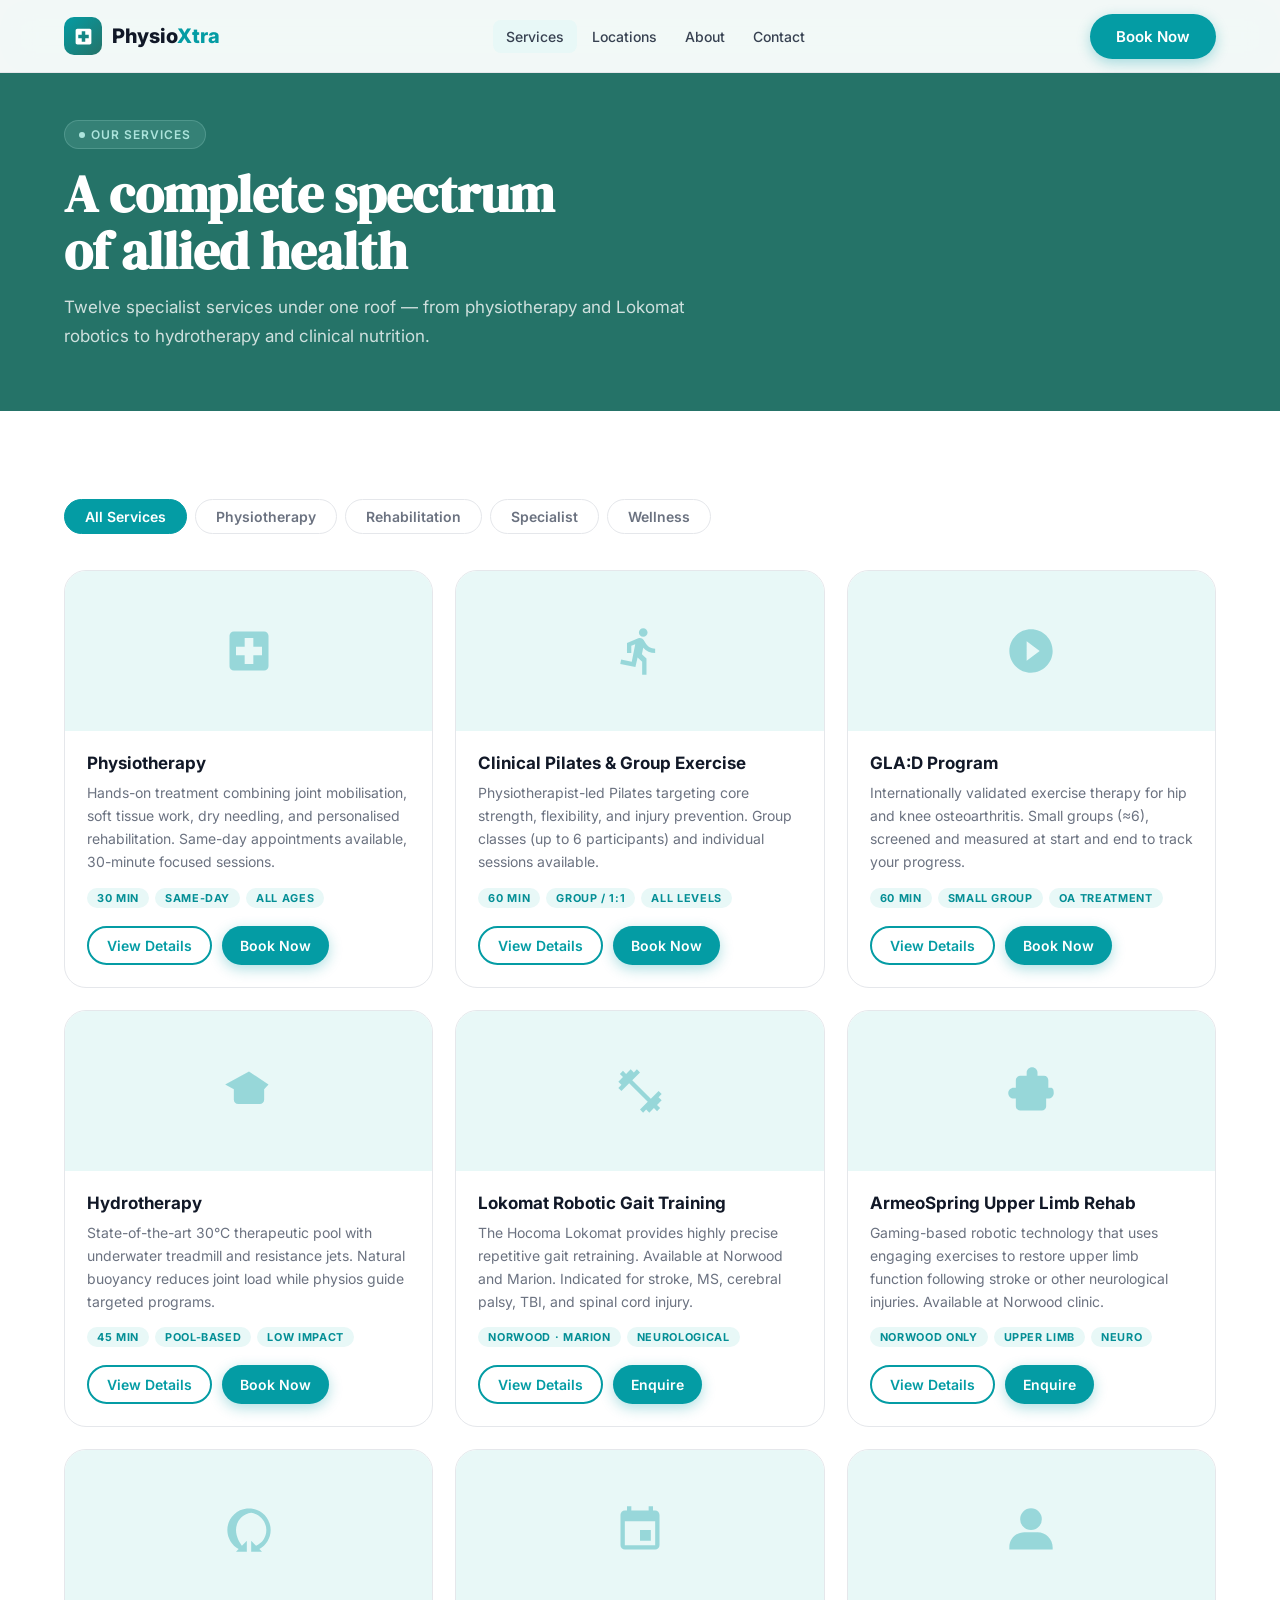
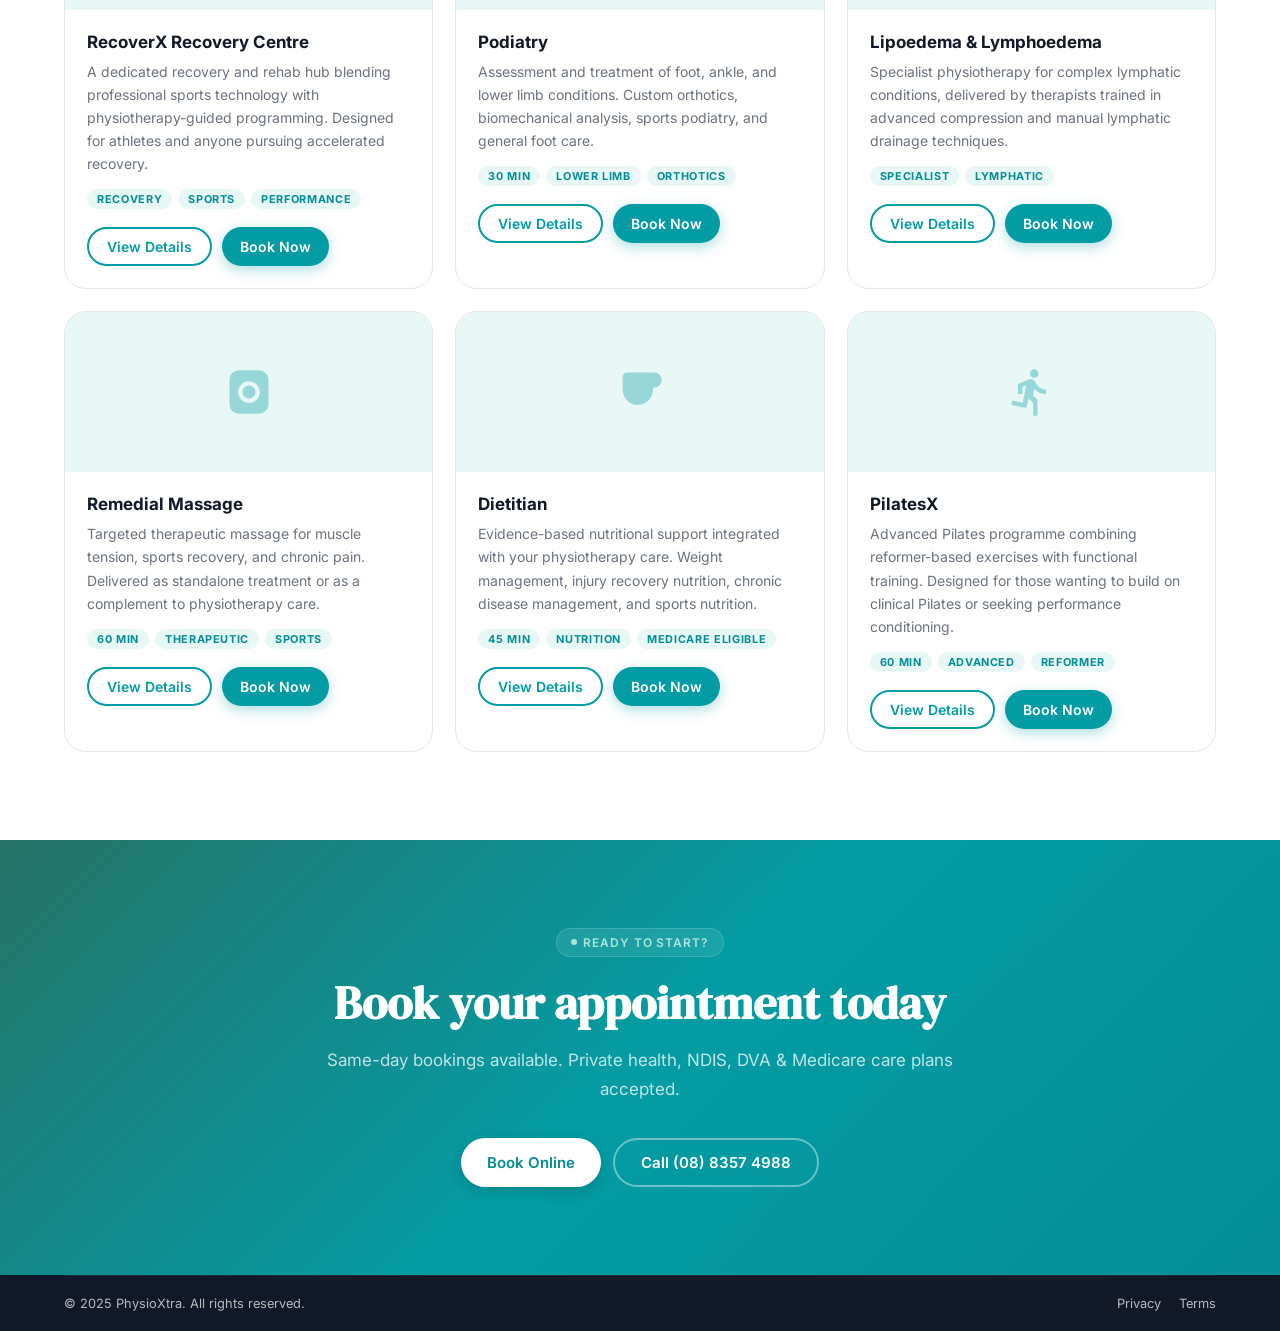
<file: services.html>
<!DOCTYPE html>
<html lang="en">
<head>
  <meta charset="UTF-8"/>
  <meta name="viewport" content="width=device-width, initial-scale=1.0"/>
  <title>Services — PhysioXtra</title>
  <link rel="stylesheet" href="css/style.css"/>
</head>
<body>

<nav id="nav">
  <div class="container">
    <div class="nav-inner">
      <a href="index.html" class="nav-logo"><div class="nav-logo-mark"><svg viewBox="0 0 24 24"><path d="M19 3H5c-1.1 0-2 .9-2 2v14c0 1.1.9 2 2 2h14c1.1 0 2-.9 2-2V5c0-1.1-.9-2-2-2zm-1 11h-4v4h-4v-4H6v-4h4V6h4v4h4v4z"/></svg></div><span class="nav-logo-text">Physio<span>Xtra</span></span></a>
      <div class="nav-links">
        <a href="services.html">Services</a><a href="locations.html">Locations</a><a href="about.html">About</a><a href="contact.html">Contact</a>
      </div>
      <div class="nav-cta"><a href="booking.html" class="btn btn-primary">Book Now</a></div>
      <button class="nav-hamburger" id="hamburger" aria-label="Menu" aria-expanded="false" onclick="toggleDrawer()"><span></span><span></span><span></span></button>
    </div>
  </div>
</nav>
<div id="mobile-drawer">
  <div class="drawer-panel">
    <a href="services.html" onclick="closeDrawer()">Services</a><a href="locations.html" onclick="closeDrawer()">Locations</a>
    <a href="about.html" onclick="closeDrawer()">About</a><a href="contact.html" onclick="closeDrawer()">Contact</a>
    <a href="booking.html" class="drawer-book" onclick="closeDrawer()">Book Appointment</a>
  </div>
  <div class="drawer-overlay" onclick="closeDrawer()"></div>
</div>
<div id="mobile-book-bar">
  <a href="booking.html" class="btn btn-primary btn-sm">Book Appointment</a>
  <a href="tel:0883574988" class="mbb-call"><svg viewBox="0 0 24 24"><path d="M6.62 10.79c1.44 2.83 3.76 5.14 6.59 6.59l2.2-2.2c.27-.27.67-.36 1.02-.24 1.12.37 2.33.57 3.57.57.55 0 1 .45 1 1V20c0 .55-.45 1-1 1-9.39 0-17-7.61-17-17 0-.55.45-1 1-1h3.5c.55 0 1 .45 1 1 0 1.25.2 2.45.57 3.57.11.35.03.74-.25 1.02z"/></svg>Call</a>
</div>

<div class="page-hero" style="background-image:url('https://images.unsplash.com/photo-1571019614242-c5c5dee9f50b?w=1400&q=80&auto=format&fit=crop')">
  <div class="container">
    <div class="page-hero-inner">
      <span class="tag tag-light">Our Services</span>
      <h1 class="page-hero-title">A complete spectrum<br/>of allied health</h1>
      <p class="page-hero-sub">Twelve specialist services under one roof — from physiotherapy and Lokomat robotics to hydrotherapy and clinical nutrition.</p>
    </div>
  </div>
</div>

<section class="section">
  <div class="container">
    <div class="filter-tabs">
      <button class="filter-tab active" data-filter="all" onclick="filterServices('all', this)">All Services</button>
      <button class="filter-tab" data-filter="physio" onclick="filterServices('physio', this)">Physiotherapy</button>
      <button class="filter-tab" data-filter="rehab" onclick="filterServices('rehab', this)">Rehabilitation</button>
      <button class="filter-tab" data-filter="specialist" onclick="filterServices('specialist', this)">Specialist</button>
      <button class="filter-tab" data-filter="wellness" onclick="filterServices('wellness', this)">Wellness</button>
    </div>

    <div class="svc-full-grid" id="services-grid">

      <!-- Physiotherapy -->
      <div class="svc-full-card" data-cat="physio">
        <div class="svc-card-img"><svg viewBox="0 0 24 24"><path d="M19 3H5c-1.1 0-2 .9-2 2v14c0 1.1.9 2 2 2h14c1.1 0 2-.9 2-2V5c0-1.1-.9-2-2-2zm-1 11h-4v4h-4v-4H6v-4h4V6h4v4h4v4z"/></svg></div>
        <div class="svc-card-body">
          <div class="svc-full-name">Physiotherapy</div>
          <div class="svc-full-desc">Hands-on treatment combining joint mobilisation, soft tissue work, dry needling, and personalised rehabilitation. Same-day appointments available, 30-minute focused sessions.</div>
          <div class="svc-pills"><span class="svc-pill">30 min</span><span class="svc-pill">Same-day</span><span class="svc-pill">All ages</span></div>
          <div class="svc-card-actions">
            <button class="btn btn-outline-dark btn-sm" onclick="openModal('physio')">View Details</button>
            <a href="booking.html" class="btn btn-primary btn-sm">Book Now</a>
          </div>
        </div>
      </div>

      <!-- Clinical Pilates -->
      <div class="svc-full-card" data-cat="physio">
        <div class="svc-card-img"><svg viewBox="0 0 24 24"><path d="M13.49 5.48c1.1 0 2-.9 2-2s-.9-2-2-2-2 .9-2 2 .9 2 2 2zm-3.6 13.9l1-4.4 2.1 2v6h2v-7.5l-2.1-2 .6-3c1.3 1.5 3.3 2.5 5.5 2.5v-2c-1.9 0-3.5-1-4.3-2.4l-1-1.6c-.4-.6-1-1-1.7-1-.3 0-.5.1-.8.1l-5.2 2.2v4.7h2v-3.4l1.8-.7-1.6 8.1-4.9-1-.4 2 7 1.4z"/></svg></div>
        <div class="svc-card-body">
          <div class="svc-full-name">Clinical Pilates &amp; Group Exercise</div>
          <div class="svc-full-desc">Physiotherapist-led Pilates targeting core strength, flexibility, and injury prevention. Group classes (up to 6 participants) and individual sessions available.</div>
          <div class="svc-pills"><span class="svc-pill">60 min</span><span class="svc-pill">Group / 1:1</span><span class="svc-pill">All levels</span></div>
          <div class="svc-card-actions">
            <button class="btn btn-outline-dark btn-sm" onclick="openModal('pilates')">View Details</button>
            <a href="booking.html" class="btn btn-primary btn-sm">Book Now</a>
          </div>
        </div>
      </div>

      <!-- GLA:D -->
      <div class="svc-full-card" data-cat="physio specialist">
        <div class="svc-card-img"><svg viewBox="0 0 24 24"><path d="M12 2C6.48 2 2 6.48 2 12s4.48 10 10 10 10-4.48 10-10S17.52 2 12 2zm-2 14.5v-9l6 4.5-6 4.5z"/></svg></div>
        <div class="svc-card-body">
          <div class="svc-full-name">GLA:D Program</div>
          <div class="svc-full-desc">Internationally validated exercise therapy for hip and knee osteoarthritis. Small groups (≈6), screened and measured at start and end to track your progress.</div>
          <div class="svc-pills"><span class="svc-pill">60 min</span><span class="svc-pill">Small group</span><span class="svc-pill">OA treatment</span></div>
          <div class="svc-card-actions">
            <button class="btn btn-outline-dark btn-sm" onclick="openModal('glad')">View Details</button>
            <a href="booking.html" class="btn btn-primary btn-sm">Book Now</a>
          </div>
        </div>
      </div>

      <!-- Hydrotherapy -->
      <div class="svc-full-card" data-cat="rehab">
        <div class="svc-card-img"><svg viewBox="0 0 24 24"><path d="M12 3L1 9l4 2.18V16c0 1.1.9 2 2 2h10c1.1 0 2-.9 2-2v-4.82L21 9l-9-6z"/></svg></div>
        <div class="svc-card-body">
          <div class="svc-full-name">Hydrotherapy</div>
          <div class="svc-full-desc">State-of-the-art 30°C therapeutic pool with underwater treadmill and resistance jets. Natural buoyancy reduces joint load while physios guide targeted programs.</div>
          <div class="svc-pills"><span class="svc-pill">45 min</span><span class="svc-pill">Pool-based</span><span class="svc-pill">Low impact</span></div>
          <div class="svc-card-actions">
            <button class="btn btn-outline-dark btn-sm" onclick="openModal('hydro')">View Details</button>
            <a href="booking.html" class="btn btn-primary btn-sm">Book Now</a>
          </div>
        </div>
      </div>

      <!-- Lokomat -->
      <div class="svc-full-card" data-cat="rehab specialist">
        <div class="svc-card-img"><svg viewBox="0 0 24 24"><path d="M20.57 14.86L22 13.43 20.57 12 17 15.57 8.43 7 12 3.43 10.57 2 9.14 3.43 7.71 2 5.57 4.14 4.14 2.71 2.71 4.14l1.43 1.43L2 7.71l1.43 1.43L2 10.57 3.43 12 7 8.43 15.57 17 12 20.57 13.43 22l1.43-1.43L16.29 22l2.14-2.14 1.43 1.43 1.43-1.43-1.43-1.43L22 16.29z"/></svg></div>
        <div class="svc-card-body">
          <div class="svc-full-name">Lokomat Robotic Gait Training</div>
          <div class="svc-full-desc">The Hocoma Lokomat provides highly precise repetitive gait retraining. Available at Norwood and Marion. Indicated for stroke, MS, cerebral palsy, TBI, and spinal cord injury.</div>
          <div class="svc-pills"><span class="svc-pill">Norwood · Marion</span><span class="svc-pill">Neurological</span></div>
          <div class="svc-card-actions">
            <button class="btn btn-outline-dark btn-sm" onclick="openModal('lokomat')">View Details</button>
            <a href="booking.html" class="btn btn-primary btn-sm">Enquire</a>
          </div>
        </div>
      </div>

      <!-- ArmeoSpring -->
      <div class="svc-full-card" data-cat="rehab specialist">
        <div class="svc-card-img"><svg viewBox="0 0 24 24"><path d="M21 10.5h-1V7c0-1.1-.9-2-2-2h-3V3.5C15 2.12 13.88 1 12.5 1S10 2.12 10 3.5V5H7c-1.1 0-2 .9-2 2v3.5H4c-1.38 0-2.5 1.12-2.5 2.5s1.12 2.5 2.5 2.5h1V19c0 1.1.9 2 2 2h10c1.1 0 2-.9 2-2v-3.5h1c1.38 0 2.5-1.12 2.5-2.5S22.38 10.5 21 10.5z"/></svg></div>
        <div class="svc-card-body">
          <div class="svc-full-name">ArmeoSpring Upper Limb Rehab</div>
          <div class="svc-full-desc">Gaming-based robotic technology that uses engaging exercises to restore upper limb function following stroke or other neurological injuries. Available at Norwood clinic.</div>
          <div class="svc-pills"><span class="svc-pill">Norwood only</span><span class="svc-pill">Upper limb</span><span class="svc-pill">Neuro</span></div>
          <div class="svc-card-actions">
            <button class="btn btn-outline-dark btn-sm" onclick="openModal('armeo')">View Details</button>
            <a href="booking.html" class="btn btn-primary btn-sm">Enquire</a>
          </div>
        </div>
      </div>

      <!-- RecoverX -->
      <div class="svc-full-card" data-cat="rehab wellness">
        <div class="svc-card-img"><svg viewBox="0 0 24 24"><path d="M13 2.05v2.02c3.95.49 7 3.85 7 7.93 0 3.21-1.81 6-4.72 7.28L13 17v5h5l-1.22-1.22C19.91 19.07 22 15.76 22 12c0-5.18-3.95-9.45-9-9.95zM11 2.05C5.95 2.55 2 6.82 2 12c0 3.76 2.09 7.07 5.22 8.78L6 22h5v-5l-2.28 2.28C7.81 18 6 15.21 6 12c0-4.08 3.05-7.44 7-7.93V2.05z"/></svg></div>
        <div class="svc-card-body">
          <div class="svc-full-name">RecoverX Recovery Centre</div>
          <div class="svc-full-desc">A dedicated recovery and rehab hub blending professional sports technology with physiotherapy-guided programming. Designed for athletes and anyone pursuing accelerated recovery.</div>
          <div class="svc-pills"><span class="svc-pill">Recovery</span><span class="svc-pill">Sports</span><span class="svc-pill">Performance</span></div>
          <div class="svc-card-actions">
            <button class="btn btn-outline-dark btn-sm" onclick="openModal('recoverx')">View Details</button>
            <a href="booking.html" class="btn btn-primary btn-sm">Book Now</a>
          </div>
        </div>
      </div>

      <!-- Podiatry -->
      <div class="svc-full-card" data-cat="specialist">
        <div class="svc-card-img"><svg viewBox="0 0 24 24"><path d="M17 12h-5v5h5v-5zM16 1v2H8V1H6v2H5c-1.11 0-2 .9-2 2L3 19c0 1.1.89 2 2 2h14c1.1 0 2-.9 2-2V5c0-1.1-.9-2-2-2h-1V1h-2zm3 18H5V8h14v11z"/></svg></div>
        <div class="svc-card-body">
          <div class="svc-full-name">Podiatry</div>
          <div class="svc-full-desc">Assessment and treatment of foot, ankle, and lower limb conditions. Custom orthotics, biomechanical analysis, sports podiatry, and general foot care.</div>
          <div class="svc-pills"><span class="svc-pill">30 min</span><span class="svc-pill">Lower limb</span><span class="svc-pill">Orthotics</span></div>
          <div class="svc-card-actions">
            <button class="btn btn-outline-dark btn-sm" onclick="openModal('podiatry')">View Details</button>
            <a href="booking.html" class="btn btn-primary btn-sm">Book Now</a>
          </div>
        </div>
      </div>

      <!-- Lymphoedema -->
      <div class="svc-full-card" data-cat="specialist">
        <div class="svc-card-img"><svg viewBox="0 0 24 24"><path d="M12 2a5 5 0 1 0 0 10A5 5 0 0 0 12 2zM2 20c0-3.87 3.13-7 7-7h6c3.87 0 7 3.13 7 7v1H2v-1z"/></svg></div>
        <div class="svc-card-body">
          <div class="svc-full-name">Lipoedema &amp; Lymphoedema</div>
          <div class="svc-full-desc">Specialist physiotherapy for complex lymphatic conditions, delivered by therapists trained in advanced compression and manual lymphatic drainage techniques.</div>
          <div class="svc-pills"><span class="svc-pill">Specialist</span><span class="svc-pill">Lymphatic</span></div>
          <div class="svc-card-actions">
            <button class="btn btn-outline-dark btn-sm" onclick="openModal('lympho')">View Details</button>
            <a href="booking.html" class="btn btn-primary btn-sm">Book Now</a>
          </div>
        </div>
      </div>

      <!-- Remedial Massage -->
      <div class="svc-full-card" data-cat="wellness">
        <div class="svc-card-img"><svg viewBox="0 0 24 24"><path d="M21 6.5C21 4.01 18.99 2 16.5 2h-9C5.01 2 3 4.01 3 6.5v11C3 19.99 5.01 22 7.5 22h9c2.49 0 4.5-2.01 4.5-4.5v-11zM12 17c-2.76 0-5-2.24-5-5s2.24-5 5-5 5 2.24 5 5-2.24 5-5 5zm0-8c-1.66 0-3 1.34-3 3s1.34 3 3 3 3-1.34 3-3-1.34-3-3-3z"/></svg></div>
        <div class="svc-card-body">
          <div class="svc-full-name">Remedial Massage</div>
          <div class="svc-full-desc">Targeted therapeutic massage for muscle tension, sports recovery, and chronic pain. Delivered as standalone treatment or as a complement to physiotherapy care.</div>
          <div class="svc-pills"><span class="svc-pill">60 min</span><span class="svc-pill">Therapeutic</span><span class="svc-pill">Sports</span></div>
          <div class="svc-card-actions">
            <button class="btn btn-outline-dark btn-sm" onclick="openModal('massage')">View Details</button>
            <a href="booking.html" class="btn btn-primary btn-sm">Book Now</a>
          </div>
        </div>
      </div>

      <!-- Dietitian -->
      <div class="svc-full-card" data-cat="wellness specialist">
        <div class="svc-card-img"><svg viewBox="0 0 24 24"><path d="M18.5 3H6c-1.1 0-2 .9-2 2v5.71c0 3.83 2.95 7.18 6.78 7.29 3.96.12 7.22-3.06 7.22-7v-1h.5c1.93 0 3.5-1.57 3.5-3.5S20.43 3 18.5 3z"/></svg></div>
        <div class="svc-card-body">
          <div class="svc-full-name">Dietitian</div>
          <div class="svc-full-desc">Evidence-based nutritional support integrated with your physiotherapy care. Weight management, injury recovery nutrition, chronic disease management, and sports nutrition.</div>
          <div class="svc-pills"><span class="svc-pill">45 min</span><span class="svc-pill">Nutrition</span><span class="svc-pill">Medicare eligible</span></div>
          <div class="svc-card-actions">
            <button class="btn btn-outline-dark btn-sm" onclick="openModal('dietitian')">View Details</button>
            <a href="booking.html" class="btn btn-primary btn-sm">Book Now</a>
          </div>
        </div>
      </div>

      <!-- PilatesX -->
      <div class="svc-full-card" data-cat="wellness physio">
        <div class="svc-card-img"><svg viewBox="0 0 24 24"><path d="M13.49 5.48c1.1 0 2-.9 2-2s-.9-2-2-2-2 .9-2 2 .9 2 2 2zm-3.6 13.9l1-4.4 2.1 2v6h2v-7.5l-2.1-2 .6-3c1.3 1.5 3.3 2.5 5.5 2.5v-2c-1.9 0-3.5-1-4.3-2.4l-1-1.6c-.4-.6-1-1-1.7-1-.3 0-.5.1-.8.1l-5.2 2.2v4.7h2v-3.4l1.8-.7-1.6 8.1-4.9-1-.4 2 7 1.4z"/></svg></div>
        <div class="svc-card-body">
          <div class="svc-full-name">PilatesX</div>
          <div class="svc-full-desc">Advanced Pilates programme combining reformer-based exercises with functional training. Designed for those wanting to build on clinical Pilates or seeking performance conditioning.</div>
          <div class="svc-pills"><span class="svc-pill">60 min</span><span class="svc-pill">Advanced</span><span class="svc-pill">Reformer</span></div>
          <div class="svc-card-actions">
            <button class="btn btn-outline-dark btn-sm" onclick="openModal('pilatesx')">View Details</button>
            <a href="booking.html" class="btn btn-primary btn-sm">Book Now</a>
          </div>
        </div>
      </div>

    </div>
  </div>
</section>

<!-- Modal -->
<div class="modal-backdrop" id="modal-backdrop" onclick="closeModalOutside(event)">
  <div class="modal" id="modal">
    <div class="modal-header">
      <div class="modal-icon"><svg id="modal-icon-svg" viewBox="0 0 24 24"><path d="M19 3H5c-1.1 0-2 .9-2 2v14c0 1.1.9 2 2 2h14c1.1 0 2-.9 2-2V5c0-1.1-.9-2-2-2zm-1 11h-4v4h-4v-4H6v-4h4V6h4v4h4v4z"/></svg></div>
      <button class="modal-close" onclick="closeModal()" aria-label="Close"><svg viewBox="0 0 24 24"><path d="M19 6.41L17.59 5 12 10.59 6.41 5 5 6.41 10.59 12 5 17.59 6.41 19 12 13.41 17.59 19 19 17.59 13.41 12z"/></svg></button>
    </div>
    <div class="modal-body">
      <div class="modal-title" id="modal-title"></div>
      <div class="modal-desc" id="modal-desc"></div>
      <ul class="modal-features" id="modal-features"></ul>
    </div>
    <div class="modal-footer">
      <a href="booking.html" class="btn btn-primary">Book This Service</a>
      <button class="btn btn-ghost btn-sm" onclick="closeModal()">Close</button>
    </div>
  </div>
</div>

<div class="cta-band">
  <div class="container"><div class="cta-inner">
    <span class="tag tag-light">Ready to start?</span>
    <h2 class="cta-heading">Book your appointment today</h2>
    <p class="cta-sub">Same-day bookings available. Private health, NDIS, DVA &amp; Medicare care plans accepted.</p>
    <div class="cta-actions">
      <a href="booking.html" class="btn btn-white">Book Online</a>
      <a href="tel:0883574988" class="btn btn-outline">Call (08) 8357 4988</a>
    </div>
  </div></div>
</div>

<footer id="footer">
  <div class="container">
    <div class="footer-bottom"><span>© 2025 PhysioXtra. All rights reserved.</span><div class="footer-legal"><a href="#">Privacy</a><a href="#">Terms</a></div></div>
  </div>
</footer>
<button id="btt" aria-label="Back to top"><svg viewBox="0 0 24 24"><path d="M7.41 15.41L12 10.83l4.59 4.58L18 14l-6-6-6 6z"/></svg></button>
<script src="js/main.js"></script>
<script>
const MODALS = {
  physio:  { title:'Physiotherapy', desc:'Our flagship service combines evidence-based hands-on treatment with personalised rehabilitation programs. Our physiotherapists use a range of techniques to reduce pain, restore function, and prevent recurrence.', features:['Joint mobilisation and manipulation','Soft tissue massage and myofascial release','Dry needling and acupuncture','Exercise prescription and rehabilitation programs','Sports injury assessment and management','Post-surgical rehabilitation'] },
  pilates: { title:'Clinical Pilates & Group Exercise', desc:'Delivered by qualified physiotherapists, our Clinical Pilates sessions are tailored to your specific needs. All participants are assessed before commencing to ensure the right exercises are prescribed.', features:['Initial physiotherapy assessment included','Small group classes (maximum 6)','Individual attention and program modification','Core strength, flexibility, and balance','Suitable for rehabilitation or fitness','Ongoing programme progression'] },
  glad:    { title:'GLA:D Program', desc:'Good Life with osteoArthritis in Denmark (GLA:D) is an internationally validated education and supervised exercise programme for people with hip or knee osteoarthritis symptoms.', features:['2 education sessions + 12 supervised exercise sessions','Small groups — approximately 6 participants','Baseline and 3-month outcome measures recorded','Designed to reduce OA symptoms long-term','No surgery required','Clinically proven to reduce pain and improve function'] },
  hydro:   { title:'Hydrotherapy', desc:'Our state-of-the-art hydrotherapy facility features a 30°C therapeutic pool, underwater treadmill, and resistance jets — all supervised by specialist hydrotherapy physiotherapists.', features:['30°C heated therapeutic pool','Underwater treadmill for gait retraining','Resistance jets for strengthening','Natural buoyancy reduces joint load by up to 80%','Ideal for arthritis, post-surgery, and neurological conditions','Swimwear and towel hire available'] },
  lokomat: { title:'Lokomat Robotic Gait Training', desc:'The Hocoma Lokomat is a world-leading robotic exoskeleton that provides highly precise, repetitive gait training. Available at our Norwood and Marion clinics — making it one of the most accessible in South Australia.', features:['Robotic exoskeleton with body weight support','Highly repeatable gait cycle retraining','Real-time biofeedback displayed on screen','Indicated for stroke, MS, CP, TBI, spinal cord injury','Available at Norwood and Marion clinics','Referral from treating physician or physio required'] },
  armeo:   { title:'ArmeoSpring Upper Limb Rehab', desc:'The Hocoma ArmeoSpring uses gaming technology and a spring-loaded arm support to encourage repetitive task practice for upper limb recovery after neurological injury.', features:['3D arm movement training in a gaming environment','Spring-assisted support reduces effort threshold','Tracks movement quality and range in real time','Suitable for stroke, TBI, and other neurological conditions','Available at our Norwood clinic','Combined with conventional physiotherapy for best outcomes'] },
  recoverx:{ title:'RecoverX Recovery Centre', desc:'A dedicated recovery hub combining professional sports technology with physiotherapy-guided programming. Designed to accelerate recovery between sessions, reduce injury risk, and support peak performance.', features:['Compression therapy (NormaTec)','Ice bath and contrast therapy','Recovery-focused strength and conditioning','Suitable for athletes and active individuals','Guided by physiotherapists and sports science staff','Membership and casual visit options available'] },
  podiatry:{ title:'Podiatry', desc:'Our qualified podiatrists assess and treat a wide range of foot, ankle, and lower limb conditions — from everyday foot care to complex biomechanical problems and sporting injuries.', features:['Biomechanical assessment and gait analysis','Custom foot orthotics design and fitting','Ingrown toenail treatment','Heel pain, plantar fasciitis, and Achilles conditions','Diabetic foot assessment','Sports podiatry and footwear advice'] },
  lympho:  { title:'Lipoedema & Lymphoedema Physiotherapy', desc:'Our specialist physiotherapists are trained in the management of complex lymphatic conditions, providing comprehensive assessment and treatment plans tailored to each patient.', features:['Complete Decongestive Therapy (CDT)','Manual lymphatic drainage (MLD)','Compression garment prescription and fitting','Exercise prescription for lymphatic health','Education on self-management strategies','Referral and coordination with treating physicians'] },
  massage: { title:'Remedial Massage', desc:'Our qualified remedial massage therapists provide targeted therapeutic massage to address muscle tension, support sports recovery, and manage chronic pain — as a standalone treatment or alongside physiotherapy.', features:['Deep tissue massage','Sports massage and recovery','Trigger point therapy','Myofascial release techniques','Relaxation and stress management','Available as standalone or combined with physio'] },
  dietitian:{ title:'Dietitian', desc:'Our Accredited Practising Dietitians provide evidence-based nutritional advice integrated with your broader health plan. Medicare care plans and private health rebates available.', features:['Comprehensive dietary assessment','Weight management and healthy eating plans','Injury recovery and anti-inflammatory nutrition','Chronic disease management (diabetes, heart disease)','Sports nutrition and performance fuelling','Medicare Chronic Disease Management plan eligible'] },
  pilatesx:{ title:'PilatesX', desc:'An advanced Pilates programme for those looking to go beyond clinical Pilates. Combining reformer-based exercises with functional training, PilatesX is designed for performance conditioning and injury prevention.', features:['Reformer Pilates and advanced apparatus','Functional strength and movement training','Suitable for post-rehabilitation progression','Athletes and performance-focused individuals','Programme designed by physiotherapists','Small group and 1:1 options available'] },
};

function openModal(key) {
  const m = MODALS[key];
  if (!m) return;
  document.getElementById('modal-title').textContent = m.title;
  document.getElementById('modal-desc').textContent = m.desc;
  const ul = document.getElementById('modal-features');
  ul.innerHTML = m.features.map(f => `<li>${f}</li>`).join('');
  document.getElementById('modal-backdrop').classList.add('open');
  document.body.style.overflow = 'hidden';
}
function closeModal() { document.getElementById('modal-backdrop').classList.remove('open'); document.body.style.overflow = ''; }
function closeModalOutside(e) { if (e.target === document.getElementById('modal-backdrop')) closeModal(); }
document.addEventListener('keydown', e => { if (e.key === 'Escape') closeModal(); });

function filterServices(cat, btn) {
  document.querySelectorAll('.filter-tab').forEach(t => t.classList.remove('active'));
  btn.classList.add('active');
  document.querySelectorAll('.svc-full-card').forEach(card => {
    const cats = (card.dataset.cat || '').split(' ');
    card.hidden = cat !== 'all' && !cats.includes(cat);
  });
}
</script>
</body>
</html>
</file>
<file: css/style.css>
/* PhysioXtra — Shared Stylesheet */
@import url('https://fonts.googleapis.com/css2?family=Inter:wght@300;400;500;600;700;800;900&family=DM+Serif+Display:ital@0;1&display=swap');

:root {
  --teal:        #049ca4;
  --teal-dark:   #038e95;
  --teal-deeper: #257368;
  --teal-light:  #ace4dc;
  --teal-pale:   #e8f8f7;
  --ink:         #111827;
  --ink-soft:    #374151;
  --muted:       #6b7280;
  --border:      #e5e7eb;
  --white:       #ffffff;
  --off-white:   #f9fafb;
  --radius-sm:   8px;
  --radius:      14px;
  --radius-lg:   22px;
  --shadow-sm:   0 1px 3px rgba(0,0,0,.06), 0 1px 2px rgba(0,0,0,.04);
  --shadow:      0 4px 16px rgba(0,0,0,.08);
  --shadow-lg:   0 16px 48px rgba(0,0,0,.12);
  --t:           .25s cubic-bezier(.4,0,.2,1);
}

*, *::before, *::after { box-sizing: border-box; margin: 0; padding: 0; }
html { scroll-behavior: smooth; font-size: 16px; }
body { font-family: 'Inter', sans-serif; color: var(--ink); background: var(--white); -webkit-font-smoothing: antialiased; overflow-x: hidden; }
img { display: block; max-width: 100%; }
a { text-decoration: none; color: inherit; }
button { font-family: inherit; cursor: pointer; border: none; background: none; }
input, textarea, select { font-family: inherit; }

/* ── Utility ──────────────────────────────────────────────────────────── */
.container { width: 100%; max-width: 1200px; margin: 0 auto; padding: 0 24px; }
.tag { display: inline-flex; align-items: center; gap: 6px; font-size: .75rem; font-weight: 600; letter-spacing: .08em; text-transform: uppercase; color: var(--teal-dark); background: var(--teal-pale); padding: 6px 14px; border-radius: 999px; }
.tag::before { content: ''; width: 6px; height: 6px; border-radius: 50%; background: var(--teal); }
.tag-light { color: var(--teal-light); background: rgba(172,228,220,.12); border: 1px solid rgba(172,228,220,.22); }
.tag-light::before { background: var(--teal-light); }
.section-heading { font-family: 'DM Serif Display', serif; font-size: clamp(1.875rem, 4vw, 2.875rem); line-height: 1.15; color: var(--ink); }
.section-sub { font-size: 1.0625rem; color: var(--muted); line-height: 1.7; max-width: 560px; }
.text-center { text-align: center; }
.text-center .section-sub { margin-left: auto; margin-right: auto; }
.section { padding: 88px 0; }
.section-alt { background: var(--off-white); }
.section-header { margin-bottom: 52px; }
.section-header .tag { margin-bottom: 14px; }
.section-header .section-heading { margin-bottom: 14px; }

.fade-up { opacity: 0; transform: translateY(20px); transition: opacity .55s ease, transform .55s ease; }
.fade-up.visible { opacity: 1; transform: translateY(0); }
.delay-1 { transition-delay: .1s; } .delay-2 { transition-delay: .2s; } .delay-3 { transition-delay: .3s; }
.delay-4 { transition-delay: .4s; } .delay-5 { transition-delay: .5s; }

/* Buttons */
.btn { display: inline-flex; align-items: center; gap: 8px; font-size: .9375rem; font-weight: 600; padding: 13px 26px; border-radius: 999px; transition: all var(--t); white-space: nowrap; }
.btn-primary { background: var(--teal); color: #fff; box-shadow: 0 4px 14px rgba(4,156,164,.32); }
.btn-primary:hover { background: var(--teal-dark); transform: translateY(-1px); box-shadow: 0 6px 20px rgba(4,156,164,.44); }
.btn-outline { border: 2px solid rgba(255,255,255,.4); color: #fff; }
.btn-outline:hover { background: rgba(255,255,255,.12); border-color: rgba(255,255,255,.7); }
.btn-outline-dark { border: 2px solid var(--teal); color: var(--teal); }
.btn-outline-dark:hover { background: var(--teal-pale); }
.btn-ghost { color: var(--ink-soft); background: var(--off-white); border: 1.5px solid var(--border); }
.btn-ghost:hover { background: var(--border); }
.btn-white { background: #fff; color: var(--teal-dark); box-shadow: 0 4px 14px rgba(0,0,0,.15); }
.btn-white:hover { transform: translateY(-1px); box-shadow: 0 8px 24px rgba(0,0,0,.2); }
.btn-sm { padding: 9px 18px; font-size: .875rem; }
.btn-full { width: 100%; justify-content: center; }

/* Back to top */
#btt { position: fixed; bottom: 24px; right: 20px; z-index: 80; width: 44px; height: 44px; border-radius: 12px; background: var(--teal); display: flex; align-items: center; justify-content: center; box-shadow: 0 4px 14px rgba(4,156,164,.4); opacity: 0; pointer-events: none; transition: opacity var(--t), transform var(--t); transform: translateY(8px); }
#btt.show { opacity: 1; pointer-events: auto; transform: translateY(0); }
#btt svg { width: 20px; height: 20px; fill: #fff; }

/* ── Nav ──────────────────────────────────────────────────────────────── */
#nav { position: fixed; top: 0; left: 0; right: 0; z-index: 100; transition: background var(--t), box-shadow var(--t); }
#nav.scrolled, #nav.solid { background: rgba(255,255,255,.95); backdrop-filter: blur(16px) saturate(180%); box-shadow: 0 1px 0 var(--border); }
.nav-inner { display: flex; align-items: center; justify-content: space-between; height: 72px; gap: 20px; }
.nav-logo { display: flex; align-items: center; gap: 10px; flex-shrink: 0; }
.nav-logo-mark { width: 38px; height: 38px; border-radius: 10px; background: linear-gradient(135deg, var(--teal), var(--teal-deeper)); display: flex; align-items: center; justify-content: center; }
.nav-logo-mark svg { width: 21px; height: 21px; fill: white; }
.nav-logo-text { font-weight: 800; font-size: 1.25rem; color: var(--ink); }
.nav-logo-text span { color: var(--teal); }
#nav.transparent .nav-logo-text { color: white; }
#nav.transparent:not(.scrolled) .nav-logo-mark { background: rgba(255,255,255,.2); border: 1.5px solid rgba(255,255,255,.3); }
#nav.scrolled .nav-logo-text, #nav.solid .nav-logo-text { color: var(--ink); }
.nav-links { display: flex; align-items: center; gap: 2px; }
.nav-links a { font-size: .875rem; font-weight: 500; padding: 8px 13px; border-radius: 8px; transition: all var(--t); }
.nav-links a.active { color: var(--teal); background: var(--teal-pale); }
#nav.transparent:not(.scrolled) .nav-links a { color: rgba(255,255,255,.88); }
#nav.transparent:not(.scrolled) .nav-links a:hover { color: #fff; background: rgba(255,255,255,.12); }
#nav.transparent:not(.scrolled) .nav-links a.active { color: var(--teal-light); background: rgba(172,228,220,.15); }
#nav.scrolled .nav-links a, #nav.solid .nav-links a { color: var(--ink-soft); }
#nav.scrolled .nav-links a:hover, #nav.solid .nav-links a:hover { color: var(--teal); background: var(--teal-pale); }
.nav-cta { flex-shrink: 0; }
#nav.transparent:not(.scrolled) .nav-cta .btn-primary { background: rgba(255,255,255,.18); box-shadow: none; border: 1.5px solid rgba(255,255,255,.4); }
.nav-hamburger { display: none; flex-direction: column; gap: 5px; padding: 8px; cursor: pointer; }
.nav-hamburger span { width: 22px; height: 2px; background: currentColor; border-radius: 2px; transition: var(--t); }
#nav.transparent:not(.scrolled) .nav-hamburger { color: white; }
#nav.scrolled .nav-hamburger, #nav.solid .nav-hamburger { color: var(--ink); }

/* ── Mobile drawer ────────────────────────────────────────────────────── */
#mobile-drawer { display: none; position: fixed; top: 72px; left: 0; right: 0; bottom: 0; z-index: 98; flex-direction: column; }
#mobile-drawer.open { display: flex; }
.drawer-panel { background: white; padding: 10px 16px 20px; box-shadow: 0 8px 32px rgba(0,0,0,.14); display: flex; flex-direction: column; gap: 2px; }
.drawer-panel a { display: block; font-size: 1rem; font-weight: 500; color: var(--ink-soft); padding: 13px 16px; border-radius: 10px; transition: background var(--t), color var(--t); }
.drawer-panel a:hover, .drawer-panel a.active { background: var(--teal-pale); color: var(--teal); }
.drawer-book { margin: 6px 0 0 !important; padding: 14px 20px !important; background: var(--teal) !important; color: white !important; border-radius: 999px !important; text-align: center; box-shadow: 0 4px 14px rgba(4,156,164,.35); }
.drawer-overlay { flex: 1; background: rgba(0,0,0,.35); cursor: pointer; }

/* ── Mobile sticky bar ────────────────────────────────────────────────── */
#mobile-book-bar { display: none; position: fixed; bottom: 0; left: 0; right: 0; z-index: 90; background: white; border-top: 1px solid var(--border); padding: 12px 16px calc(12px + env(safe-area-inset-bottom)); gap: 10px; align-items: center; box-shadow: 0 -4px 24px rgba(0,0,0,.1); }
#mobile-book-bar a { flex: 1; text-align: center; }
.mbb-call { flex: 0 0 auto !important; display: flex !important; align-items: center; gap: 8px; font-size: .875rem; font-weight: 600; color: var(--teal); padding: 12px 16px; border: 2px solid var(--teal-light); border-radius: 999px; white-space: nowrap; }
.mbb-call svg { width: 16px; height: 16px; fill: var(--teal); }

/* ── Trust bar ────────────────────────────────────────────────────────── */
.trust-bar { background: var(--ink); padding: 20px 0; }
.trust-inner { display: flex; align-items: center; gap: 44px; overflow-x: auto; scrollbar-width: none; }
.trust-inner::-webkit-scrollbar { display: none; }
.trust-item { display: flex; align-items: center; gap: 10px; white-space: nowrap; flex-shrink: 0; }
.trust-item svg { width: 17px; height: 17px; fill: var(--teal); flex-shrink: 0; }
.trust-item span { font-size: .85rem; font-weight: 500; color: rgba(255,255,255,.75); }

/* ── Page hero (interior) ─────────────────────────────────────────────── */
.page-hero { padding: 120px 0 60px; background: linear-gradient(150deg, rgba(2,40,42,.9) 0%, rgba(37,115,104,.82) 50%, rgba(4,156,164,.66) 100%), center/cover no-repeat; background-color: var(--teal-deeper); }
.page-hero-inner { max-width: 640px; }
.page-hero-inner .tag { margin-bottom: 16px; }
.page-hero-title { font-family: 'DM Serif Display', serif; font-size: clamp(2rem, 5vw, 3.25rem); color: white; line-height: 1.1; margin-bottom: 14px; }
.page-hero-sub { font-size: 1.0625rem; color: rgba(255,255,255,.78); line-height: 1.7; }

/* ── Homepage Hero ────────────────────────────────────────────────────── */
#hero { min-height: 100svh; background: linear-gradient(160deg, rgba(2,40,42,.82) 0%, rgba(37,115,104,.74) 55%, rgba(4,156,164,.58) 100%), url('https://images.unsplash.com/photo-1571019613454-1cb2f99b2d8b?w=1600&q=80&auto=format&fit=crop') center/cover no-repeat; display: flex; flex-direction: column; justify-content: center; padding: 120px 0 80px; }
.hero-content { max-width: 680px; }
.hero-headline { font-family: 'DM Serif Display', serif; font-size: clamp(2.75rem, 6vw, 4.5rem); line-height: 1.08; color: white; margin: 16px 0 20px; }
.hero-headline em { font-style: italic; color: var(--teal-light); }
.hero-sub { font-size: 1.125rem; color: rgba(255,255,255,.8); line-height: 1.7; max-width: 520px; margin-bottom: 36px; }
.hero-actions { display: flex; flex-wrap: wrap; gap: 12px; margin-bottom: 60px; }
.hero-stats { display: flex; gap: 40px; flex-wrap: wrap; border-top: 1px solid rgba(255,255,255,.15); padding-top: 36px; }
.hero-stat-num { font-size: 2rem; font-weight: 800; color: white; line-height: 1; }
.hero-stat-num span { color: var(--teal-light); }
.hero-stat-label { font-size: .8rem; color: rgba(255,255,255,.6); margin-top: 4px; }

/* ── Service cards (homepage) ─────────────────────────────────────────── */
.services-grid { display: grid; grid-template-columns: repeat(auto-fill, minmax(278px, 1fr)); gap: 18px; }
.service-card { background: var(--off-white); border-radius: var(--radius-lg); padding: 26px; border: 1.5px solid transparent; transition: all var(--t); position: relative; overflow: hidden; }
.service-card::before { content: ''; position: absolute; inset: 0; opacity: 0; background: linear-gradient(135deg, var(--teal-pale), transparent); transition: opacity var(--t); }
.service-card:hover { border-color: var(--teal-light); box-shadow: var(--shadow); transform: translateY(-2px); }
.service-card:hover::before { opacity: 1; }
.service-card.featured { background: linear-gradient(135deg, var(--teal), var(--teal-deeper)); border-color: transparent; }
.service-card.featured .svc-icon { background: rgba(255,255,255,.15); }
.service-card.featured .svc-name { color: white; }
.service-card.featured .svc-desc { color: rgba(255,255,255,.75); }
.service-card.featured .svc-link { color: var(--teal-light); }
.svc-icon { width: 46px; height: 46px; border-radius: 12px; background: var(--teal-pale); display: flex; align-items: center; justify-content: center; margin-bottom: 16px; position: relative; z-index: 1; }
.svc-icon svg { width: 23px; height: 23px; fill: var(--teal-dark); }
.service-card.featured .svc-icon svg { fill: white; }
.svc-name { font-size: 1rem; font-weight: 700; margin-bottom: 8px; position: relative; z-index: 1; }
.svc-desc { font-size: .875rem; color: var(--muted); line-height: 1.65; margin-bottom: 14px; position: relative; z-index: 1; }
.svc-link { font-size: .875rem; font-weight: 600; color: var(--teal); display: inline-flex; align-items: center; gap: 6px; position: relative; z-index: 1; transition: gap var(--t); }
.svc-link:hover { gap: 10px; }

/* ── Services page ────────────────────────────────────────────────────── */
.filter-tabs { display: flex; gap: 8px; flex-wrap: wrap; margin-bottom: 36px; }
.filter-tab { padding: 8px 20px; border-radius: 999px; font-size: .875rem; font-weight: 600; background: white; color: var(--muted); border: 1.5px solid var(--border); cursor: pointer; transition: all var(--t); }
.filter-tab:hover { border-color: var(--teal-light); color: var(--teal); }
.filter-tab.active { background: var(--teal); color: white; border-color: var(--teal); }
.svc-full-grid { display: grid; grid-template-columns: repeat(auto-fill, minmax(300px, 1fr)); gap: 22px; }
.svc-full-card { background: white; border-radius: var(--radius-lg); border: 1.5px solid var(--border); overflow: hidden; transition: all var(--t); }
.svc-full-card:hover { border-color: var(--teal-light); box-shadow: var(--shadow); transform: translateY(-2px); }
.svc-full-card[hidden] { display: none; }
.svc-card-img { height: 160px; background: var(--teal-pale); display: flex; align-items: center; justify-content: center; }
.svc-card-img svg { width: 52px; height: 52px; fill: var(--teal); opacity: .35; }
.svc-card-body { padding: 22px; }
.svc-full-name { font-size: 1.0625rem; font-weight: 700; margin-bottom: 8px; }
.svc-full-desc { font-size: .875rem; color: var(--muted); line-height: 1.65; margin-bottom: 14px; }
.svc-pills { display: flex; gap: 6px; flex-wrap: wrap; margin-bottom: 18px; }
.svc-pill { font-size: .68rem; font-weight: 700; letter-spacing: .06em; text-transform: uppercase; padding: 3px 10px; border-radius: 999px; background: var(--teal-pale); color: var(--teal-dark); }
.svc-card-actions { display: flex; gap: 10px; }

/* Modal */
.modal-backdrop { position: fixed; inset: 0; z-index: 200; background: rgba(0,0,0,.52); backdrop-filter: blur(4px); display: flex; align-items: center; justify-content: center; padding: 20px; opacity: 0; pointer-events: none; transition: opacity var(--t); }
.modal-backdrop.open { opacity: 1; pointer-events: auto; }
.modal { background: white; border-radius: var(--radius-lg); max-width: 620px; width: 100%; max-height: 88vh; overflow-y: auto; transform: translateY(16px) scale(.98); transition: transform var(--t); box-shadow: var(--shadow-lg); }
.modal-backdrop.open .modal { transform: none; }
.modal-header { padding: 26px 26px 0; display: flex; align-items: flex-start; justify-content: space-between; gap: 12px; }
.modal-close { width: 34px; height: 34px; border-radius: 9px; flex-shrink: 0; background: var(--off-white); display: flex; align-items: center; justify-content: center; cursor: pointer; transition: background var(--t); }
.modal-close:hover { background: var(--border); }
.modal-close svg { width: 17px; height: 17px; fill: var(--muted); }
.modal-body { padding: 18px 26px 26px; }
.modal-icon { width: 56px; height: 56px; border-radius: 14px; background: var(--teal-pale); display: flex; align-items: center; justify-content: center; margin-bottom: 14px; }
.modal-icon svg { width: 28px; height: 28px; fill: var(--teal); }
.modal-title { font-family: 'DM Serif Display', serif; font-size: 1.625rem; margin-bottom: 10px; }
.modal-desc { color: var(--muted); line-height: 1.75; margin-bottom: 18px; font-size: .9375rem; }
.modal-features { list-style: none; display: flex; flex-direction: column; gap: 9px; margin-bottom: 22px; }
.modal-features li { display: flex; align-items: flex-start; gap: 10px; font-size: .9rem; line-height: 1.5; }
.modal-features li::before { content: ''; width: 18px; height: 18px; border-radius: 50%; background: var(--teal-pale) url("data:image/svg+xml,%3Csvg xmlns='http://www.w3.org/2000/svg' viewBox='0 0 24 24'%3E%3Cpath fill='%23257368' d='M9 16.17L4.83 12l-1.42 1.41L9 19 21 7l-1.41-1.41L9 16.17z'/%3E%3C/svg%3E") center/14px no-repeat; flex-shrink: 0; margin-top: 2px; }
.modal-footer { padding: 18px 26px; border-top: 1px solid var(--border); display: flex; gap: 10px; flex-wrap: wrap; }

/* ── Technology ───────────────────────────────────────────────────────── */
.tech-grid { display: grid; grid-template-columns: 1fr 1fr; gap: 22px; margin-top: 48px; }
.tech-card { border-radius: var(--radius-lg); overflow: hidden; position: relative; min-height: 340px; display: flex; align-items: flex-end; }
.tech-card img { position: absolute; inset: 0; width: 100%; height: 100%; object-fit: cover; transition: transform .6s ease; }
.tech-card:hover img { transform: scale(1.04); }
.tech-card-overlay { position: relative; z-index: 2; width: 100%; background: linear-gradient(0deg, rgba(17,24,39,.92) 0%, transparent 100%); padding: 28px 26px; }
.tech-badge { display: inline-block; font-size: .68rem; font-weight: 700; letter-spacing: .1em; text-transform: uppercase; color: var(--teal-light); background: rgba(4,156,164,.2); border: 1px solid rgba(4,156,164,.3); padding: 3px 11px; border-radius: 999px; margin-bottom: 10px; }
.tech-card-title { font-family: 'DM Serif Display', serif; font-size: 1.375rem; color: white; margin-bottom: 8px; }
.tech-card-desc { font-size: .85rem; color: rgba(255,255,255,.7); line-height: 1.6; }

/* ── Testimonials ─────────────────────────────────────────────────────── */
.testimonials-grid { display: grid; grid-template-columns: repeat(auto-fill, minmax(300px, 1fr)); gap: 18px; }
.testimonial-card { background: white; border-radius: var(--radius-lg); padding: 26px; box-shadow: var(--shadow-sm); border: 1.5px solid var(--border); transition: all var(--t); }
.testimonial-card:hover { box-shadow: var(--shadow); border-color: var(--teal-light); }
.stars { display: flex; gap: 3px; margin-bottom: 12px; }
.star { width: 15px; height: 15px; fill: #f59e0b; }
.testimonial-text { font-size: .9375rem; line-height: 1.7; color: var(--ink-soft); margin-bottom: 20px; }
.testimonial-author { display: flex; align-items: center; gap: 12px; }
.testimonial-avatar { width: 40px; height: 40px; border-radius: 50%; background: linear-gradient(135deg, var(--teal-light), var(--teal)); display: flex; align-items: center; justify-content: center; font-size: .875rem; font-weight: 700; color: white; flex-shrink: 0; }
.testimonial-name { font-size: .875rem; font-weight: 600; }
.testimonial-clinic { font-size: .78rem; color: var(--muted); margin-top: 2px; }

/* ── About ────────────────────────────────────────────────────────────── */
.about-grid { display: grid; grid-template-columns: 1fr 1fr; gap: 72px; align-items: center; }
.about-image-stack { position: relative; padding-bottom: 24px; padding-right: 24px; }
.about-img-main { width: 100%; aspect-ratio: 4/5; object-fit: cover; border-radius: var(--radius-lg); }
.about-img-accent { position: absolute; bottom: 0; right: 0; width: 46%; aspect-ratio: 1; object-fit: cover; border-radius: var(--radius); border: 5px solid white; box-shadow: var(--shadow-lg); }
.about-badge { position: absolute; top: 20px; left: -20px; background: var(--teal); border-radius: var(--radius); padding: 16px 20px; box-shadow: var(--shadow-lg); color: white; text-align: center; }
.about-badge-num { font-size: 1.875rem; font-weight: 800; line-height: 1; }
.about-badge-text { font-size: .7rem; opacity: .8; margin-top: 2px; }
.about-content { display: flex; flex-direction: column; gap: 20px; }
.about-feature { display: flex; align-items: flex-start; gap: 14px; }
.about-feature-icon { width: 42px; height: 42px; border-radius: 12px; flex-shrink: 0; background: var(--teal-pale); display: flex; align-items: center; justify-content: center; }
.about-feature-icon svg { width: 20px; height: 20px; fill: var(--teal-dark); }
.about-feature-title { font-size: .9375rem; font-weight: 700; margin-bottom: 3px; }
.about-feature-desc { font-size: .875rem; color: var(--muted); line-height: 1.6; }

/* About page extras */
.timeline { position: relative; padding-left: 32px; }
.timeline::before { content: ''; position: absolute; left: 7px; top: 4px; bottom: 4px; width: 2px; background: var(--teal-light); border-radius: 2px; }
.timeline-item { position: relative; margin-bottom: 32px; }
.timeline-item:last-child { margin-bottom: 0; }
.timeline-item::before { content: ''; position: absolute; left: -28px; top: 4px; width: 14px; height: 14px; border-radius: 50%; background: var(--teal); border: 3px solid white; box-shadow: 0 0 0 2px var(--teal-light); }
.timeline-year { font-size: .78rem; font-weight: 700; color: var(--teal); letter-spacing: .08em; margin-bottom: 4px; }
.timeline-title { font-size: 1rem; font-weight: 700; margin-bottom: 4px; }
.timeline-desc { font-size: .875rem; color: var(--muted); line-height: 1.6; }

.team-grid { display: grid; grid-template-columns: repeat(auto-fill, minmax(200px, 1fr)); gap: 22px; }
.team-card { text-align: center; }
.team-avatar { width: 100%; aspect-ratio: 1; border-radius: var(--radius-lg); background: linear-gradient(135deg, var(--teal-pale), var(--teal-light)); display: flex; align-items: center; justify-content: center; margin-bottom: 14px; font-size: 2.5rem; }
.team-name { font-size: .9375rem; font-weight: 700; margin-bottom: 3px; }
.team-role { font-size: .85rem; color: var(--teal); font-weight: 500; margin-bottom: 2px; }
.team-clinic { font-size: .78rem; color: var(--muted); }

.values-grid { display: grid; grid-template-columns: repeat(auto-fill, minmax(240px, 1fr)); gap: 18px; }
.value-card { background: white; border-radius: var(--radius-lg); padding: 26px; border: 1.5px solid var(--border); transition: all var(--t); }
.value-card:hover { border-color: var(--teal-light); box-shadow: var(--shadow); }
.value-icon { width: 48px; height: 48px; border-radius: 12px; background: var(--teal-pale); display: flex; align-items: center; justify-content: center; margin-bottom: 14px; }
.value-icon svg { width: 24px; height: 24px; fill: var(--teal-dark); }
.value-title { font-size: 1rem; font-weight: 700; margin-bottom: 8px; }
.value-desc { font-size: .875rem; color: var(--muted); line-height: 1.65; }

/* ── Locations ────────────────────────────────────────────────────────── */
.clinic-search { position: relative; max-width: 440px; margin-bottom: 28px; }
.clinic-search input { width: 100%; padding: 13px 13px 13px 44px; border-radius: 12px; border: 1.5px solid var(--border); font-size: .9375rem; color: var(--ink); transition: border-color var(--t); background: white; }
.clinic-search input:focus { outline: none; border-color: var(--teal); box-shadow: 0 0 0 3px rgba(4,156,164,.1); }
.clinic-search-icon { position: absolute; left: 13px; top: 50%; transform: translateY(-50%); width: 19px; height: 19px; fill: var(--muted); pointer-events: none; }
.clinic-grid { display: grid; grid-template-columns: repeat(auto-fill, minmax(340px, 1fr)); gap: 22px; }
.clinic-card { background: white; border-radius: var(--radius-lg); border: 1.5px solid var(--border); overflow: hidden; transition: all var(--t); }
.clinic-card:hover { border-color: var(--teal-light); box-shadow: var(--shadow); }
.clinic-card.hq { border-color: var(--teal); }
.clinic-card[hidden] { display: none; }
.clinic-card-header { padding: 22px 22px 0; display: flex; align-items: flex-start; justify-content: space-between; gap: 10px; }
.clinic-name { font-size: 1.125rem; font-weight: 700; }
.clinic-hq-badge { font-size: .68rem; font-weight: 700; letter-spacing: .07em; text-transform: uppercase; color: var(--teal-dark); background: var(--teal-pale); border: 1px solid var(--teal-light); padding: 3px 10px; border-radius: 999px; white-space: nowrap; }
.clinic-detail { display: flex; align-items: flex-start; gap: 10px; padding: 0 22px; font-size: .875rem; color: var(--muted); margin-top: 10px; line-height: 1.5; }
.clinic-detail svg { width: 15px; height: 15px; fill: var(--teal); flex-shrink: 0; margin-top: 2px; }
.clinic-detail a { color: var(--teal); font-weight: 500; }
.clinic-features { display: flex; gap: 6px; flex-wrap: wrap; padding: 14px 22px 0; }
.clinic-pill { font-size: .68rem; font-weight: 700; letter-spacing: .05em; text-transform: uppercase; padding: 3px 10px; border-radius: 999px; background: var(--teal-pale); color: var(--teal-dark); }
.clinic-card-footer { padding: 14px 22px 22px; display: flex; gap: 10px; flex-wrap: wrap; }

/* ── Booking wizard ───────────────────────────────────────────────────── */
.booking-layout { display: grid; grid-template-columns: 1fr 320px; gap: 28px; align-items: start; }
.booking-main { background: white; border-radius: var(--radius-lg); border: 1.5px solid var(--border); overflow: hidden; }
.booking-progress { padding: 22px 26px; border-bottom: 1px solid var(--border); }
.progress-steps { display: flex; align-items: center; }
.progress-step { display: flex; align-items: center; flex: 1; }
.progress-step:last-child { flex: 0; }
.step-dot { width: 30px; height: 30px; border-radius: 50%; flex-shrink: 0; background: var(--off-white); border: 2px solid var(--border); display: flex; align-items: center; justify-content: center; font-size: .8rem; font-weight: 700; color: var(--muted); transition: all var(--t); position: relative; z-index: 1; }
.step-dot.done { background: var(--teal); border-color: var(--teal); color: white; }
.step-dot.active { background: var(--teal); border-color: var(--teal); color: white; box-shadow: 0 0 0 4px rgba(4,156,164,.18); }
.step-line { flex: 1; height: 2px; background: var(--border); transition: background var(--t); margin: 0 -1px; }
.step-line.done { background: var(--teal); }
.progress-labels { display: flex; margin-top: 9px; }
.step-label { flex: 1; font-size: .7rem; font-weight: 500; color: var(--muted); text-align: center; }
.step-label:last-child { flex: 0; min-width: 30px; }
.step-label.active { color: var(--teal); font-weight: 600; }
.step-label.done { color: var(--teal-deeper); }

.booking-step { display: none; padding: 26px; animation: fadeIn .3s ease; }
.booking-step.active { display: block; }
@keyframes fadeIn { from { opacity: 0; transform: translateY(8px); } to { opacity: 1; transform: none; } }
.step-title { font-family: 'DM Serif Display', serif; font-size: 1.5rem; margin-bottom: 5px; }
.step-sub { font-size: .9rem; color: var(--muted); margin-bottom: 24px; }

/* Clinic picker */
.clinic-picker { display: grid; grid-template-columns: 1fr 1fr; gap: 12px; }
.clinic-option { border: 2px solid var(--border); border-radius: var(--radius); padding: 16px; cursor: pointer; transition: all var(--t); position: relative; }
.clinic-option:hover { border-color: var(--teal-light); background: var(--teal-pale); }
.clinic-option.selected { border-color: var(--teal); background: var(--teal-pale); box-shadow: 0 0 0 3px rgba(4,156,164,.12); }
.clinic-option-check { position: absolute; top: 12px; right: 12px; width: 20px; height: 20px; border-radius: 50%; background: var(--teal); display: none; align-items: center; justify-content: center; }
.clinic-option.selected .clinic-option-check { display: flex; }
.clinic-option-check svg { width: 11px; height: 11px; fill: white; }
.clinic-option-name { font-size: .9375rem; font-weight: 700; margin-bottom: 4px; padding-right: 28px; }
.clinic-option-addr { font-size: .8rem; color: var(--muted); line-height: 1.4; }

/* Service picker */
.service-picker { display: flex; flex-direction: column; gap: 8px; }
.service-option { display: flex; align-items: center; gap: 14px; border: 2px solid var(--border); border-radius: var(--radius); padding: 14px 16px; cursor: pointer; transition: all var(--t); }
.service-option:hover { border-color: var(--teal-light); background: var(--teal-pale); }
.service-option.selected { border-color: var(--teal); background: var(--teal-pale); }
.service-option-icon { width: 40px; height: 40px; border-radius: 10px; flex-shrink: 0; background: var(--teal-pale); display: flex; align-items: center; justify-content: center; transition: background var(--t); }
.service-option.selected .service-option-icon { background: var(--teal); }
.service-option-icon svg { width: 20px; height: 20px; fill: var(--teal); transition: fill var(--t); }
.service-option.selected .service-option-icon svg { fill: white; }
.service-option-text { flex: 1; }
.service-option-name { font-size: .9375rem; font-weight: 600; margin-bottom: 2px; }
.service-option-dur { font-size: .78rem; color: var(--muted); }
.service-option-radio { width: 20px; height: 20px; border-radius: 50%; border: 2px solid var(--border); flex-shrink: 0; display: flex; align-items: center; justify-content: center; transition: all var(--t); }
.service-option.selected .service-option-radio { border-color: var(--teal); background: var(--teal); }
.service-option.selected .service-option-radio::after { content: ''; width: 8px; height: 8px; border-radius: 50%; background: white; }

/* Date/time */
.datetime-grid { display: grid; grid-template-columns: 1fr 1fr; gap: 22px; }
.dt-label { font-size: .875rem; font-weight: 600; color: var(--ink-soft); margin-bottom: 12px; }
.cal-header { display: flex; align-items: center; justify-content: space-between; margin-bottom: 10px; }
.cal-month { font-size: .9375rem; font-weight: 700; }
.cal-nav-btn { width: 30px; height: 30px; border-radius: 8px; background: var(--off-white); display: flex; align-items: center; justify-content: center; cursor: pointer; transition: background var(--t); border: none; }
.cal-nav-btn:hover { background: var(--teal-pale); }
.cal-nav-btn svg { width: 16px; height: 16px; fill: var(--ink-soft); }
.cal-grid { display: grid; grid-template-columns: repeat(7, 1fr); gap: 2px; }
.cal-day-name { font-size: .68rem; font-weight: 600; color: var(--muted); text-align: center; padding: 5px 2px; }
.cal-day { aspect-ratio: 1; border-radius: 7px; display: flex; align-items: center; justify-content: center; font-size: .8rem; font-weight: 500; cursor: default; transition: all var(--t); }
.cal-day.other-month, .cal-day.past { color: var(--border); }
.cal-day.available { cursor: pointer; }
.cal-day.available:hover { background: var(--teal-pale); color: var(--teal); }
.cal-day.selected { background: var(--teal); color: white; font-weight: 700; }
.cal-day.today:not(.selected) { border: 2px solid var(--teal-light); }
.time-slots { display: grid; grid-template-columns: 1fr 1fr; gap: 7px; max-height: 220px; overflow-y: auto; padding-right: 4px; }
.time-slot { padding: 9px 6px; border: 1.5px solid var(--border); border-radius: 9px; text-align: center; font-size: .8rem; font-weight: 600; cursor: pointer; transition: all var(--t); }
.time-slot:hover { border-color: var(--teal); color: var(--teal); background: var(--teal-pale); }
.time-slot.selected { background: var(--teal); color: white; border-color: var(--teal); }
.time-slot.taken { background: var(--off-white); color: var(--border); cursor: default; text-decoration: line-through; }
.no-date-msg { color: var(--muted); font-size: .875rem; font-style: italic; padding: 20px 0; }

/* Form */
.form-grid { display: grid; grid-template-columns: 1fr 1fr; gap: 14px; }
.form-group { display: flex; flex-direction: column; gap: 5px; }
.form-group.full { grid-column: 1 / -1; }
.form-label { font-size: .875rem; font-weight: 600; color: var(--ink-soft); }
.form-label .req { color: var(--teal); }
.form-input, .form-select, .form-textarea { padding: 11px 13px; border: 1.5px solid var(--border); border-radius: 10px; font-size: .9375rem; color: var(--ink); transition: border-color var(--t); background: white; width: 100%; }
.form-input:focus, .form-select:focus, .form-textarea:focus { outline: none; border-color: var(--teal); box-shadow: 0 0 0 3px rgba(4,156,164,.1); }
.form-input.error, .form-select.error, .form-textarea.error { border-color: #ef4444; }
.form-error { font-size: .78rem; color: #ef4444; margin-top: 2px; display: none; }
.form-error.show { display: block; }
.form-textarea { resize: vertical; min-height: 90px; }
.form-hint { font-size: .78rem; color: var(--muted); }
.booking-nav { display: flex; align-items: center; justify-content: space-between; padding: 18px 26px; border-top: 1px solid var(--border); }

/* Summary sidebar */
.booking-sidebar { position: sticky; top: 96px; }
.summary-card { background: white; border-radius: var(--radius-lg); border: 1.5px solid var(--border); overflow: hidden; }
.summary-header { padding: 18px 22px; background: var(--teal-pale); border-bottom: 1px solid var(--teal-light); }
.summary-header h3 { font-size: .78rem; font-weight: 700; letter-spacing: .07em; text-transform: uppercase; color: var(--teal-dark); }
.summary-body { padding: 18px 22px; display: flex; flex-direction: column; gap: 14px; }
.summary-row { display: flex; align-items: flex-start; gap: 10px; }
.summary-row svg { width: 15px; height: 15px; fill: var(--teal); flex-shrink: 0; margin-top: 2px; }
.summary-label { font-size: .72rem; color: var(--muted); margin-bottom: 2px; }
.summary-value { font-size: .875rem; font-weight: 600; }
.summary-value.empty { color: var(--border); font-weight: 400; font-style: italic; font-size: .8rem; }
.summary-footer { padding: 14px 22px; border-top: 1px solid var(--border); }

/* Confirmation */
.confirm-wrap { text-align: center; padding: 8px 0 16px; }
.confirm-icon-wrap { width: 72px; height: 72px; border-radius: 50%; background: linear-gradient(135deg, var(--teal-pale), var(--teal-light)); display: flex; align-items: center; justify-content: center; margin: 0 auto 18px; }
.confirm-icon-wrap svg { width: 36px; height: 36px; fill: var(--teal); }
.confirm-ref-label { font-size: .75rem; color: var(--muted); margin-bottom: 4px; }
.confirm-ref-num { font-size: 1.5rem; font-weight: 800; color: var(--teal); letter-spacing: .05em; }
.confirm-title { font-family: 'DM Serif Display', serif; font-size: 1.75rem; margin: 12px 0 8px; }
.confirm-sub { font-size: .9375rem; color: var(--muted); line-height: 1.7; max-width: 400px; margin: 0 auto; }
.confirm-details { background: var(--off-white); border-radius: var(--radius); padding: 22px; border: 1.5px solid var(--border); margin: 22px 0; text-align: left; display: flex; flex-direction: column; gap: 14px; }
.confirm-row { display: flex; align-items: flex-start; gap: 12px; }
.confirm-row svg { width: 15px; height: 15px; fill: var(--teal); flex-shrink: 0; margin-top: 3px; }
.confirm-row-label { font-size: .72rem; color: var(--muted); margin-bottom: 2px; }
.confirm-row-value { font-size: .9rem; font-weight: 600; }
.confirm-actions { display: flex; gap: 10px; justify-content: center; flex-wrap: wrap; }

/* ── Contact ──────────────────────────────────────────────────────────── */
.contact-layout { display: grid; grid-template-columns: 1fr 360px; gap: 36px; align-items: start; }
.contact-form-card { background: white; border-radius: var(--radius-lg); border: 1.5px solid var(--border); padding: 32px; }
.contact-sidebar { display: flex; flex-direction: column; gap: 18px; position: sticky; top: 96px; }
.contact-info-card { background: var(--off-white); border-radius: var(--radius-lg); border: 1.5px solid var(--border); padding: 22px; }
.contact-info-title { font-size: .78rem; font-weight: 700; letter-spacing: .07em; text-transform: uppercase; color: var(--muted); margin-bottom: 16px; }
.contact-info-item { display: flex; align-items: flex-start; gap: 11px; margin-bottom: 14px; }
.contact-info-item:last-child { margin-bottom: 0; }
.contact-info-item svg { width: 17px; height: 17px; fill: var(--teal); flex-shrink: 0; margin-top: 2px; }
.contact-info-label { font-size: .72rem; color: var(--muted); margin-bottom: 2px; }
.contact-info-value { font-size: .9rem; font-weight: 600; }
.contact-info-value a { color: var(--teal); }

/* FAQ accordion */
.faq-list { border-radius: var(--radius-lg); border: 1.5px solid var(--border); overflow: hidden; }
.faq-item { border-bottom: 1px solid var(--border); }
.faq-item:last-child { border-bottom: none; }
.faq-q { width: 100%; text-align: left; padding: 18px 22px; display: flex; align-items: center; justify-content: space-between; gap: 14px; font-size: .9375rem; font-weight: 600; color: var(--ink); background: white; transition: background var(--t); cursor: pointer; }
.faq-q:hover { background: var(--off-white); }
.faq-q.open { color: var(--teal); background: var(--teal-pale); }
.faq-chevron { width: 18px; height: 18px; fill: var(--muted); flex-shrink: 0; transition: transform var(--t); }
.faq-q.open .faq-chevron { transform: rotate(180deg); fill: var(--teal); }
.faq-a { max-height: 0; overflow: hidden; transition: max-height .35s ease; }
.faq-a.open { max-height: 500px; }
.faq-a-inner { padding: 0 22px 18px; font-size: .9375rem; color: var(--muted); line-height: 1.75; }

/* Form success */
.form-success { display: none; text-align: center; padding: 40px 16px; }
.form-success.show { display: block; }
.form-success-icon { width: 60px; height: 60px; border-radius: 50%; background: var(--teal-pale); display: flex; align-items: center; justify-content: center; margin: 0 auto 18px; }
.form-success-icon svg { width: 30px; height: 30px; fill: var(--teal); }
.form-success-title { font-family: 'DM Serif Display', serif; font-size: 1.5rem; margin-bottom: 8px; }
.form-success-sub { color: var(--muted); font-size: .9375rem; line-height: 1.7; }

/* ── CTA band ─────────────────────────────────────────────────────────── */
.cta-band { background: linear-gradient(135deg, var(--teal-deeper) 0%, var(--teal) 50%, var(--teal-dark) 100%); padding: 88px 0; text-align: center; }
.cta-inner { max-width: 640px; margin: 0 auto; }
.cta-heading { font-family: 'DM Serif Display', serif; font-size: clamp(1.875rem, 4vw, 2.875rem); color: white; margin: 14px 0 12px; }
.cta-sub { color: rgba(255,255,255,.75); font-size: 1.0625rem; line-height: 1.7; margin-bottom: 34px; }
.cta-actions { display: flex; flex-wrap: wrap; gap: 12px; justify-content: center; }
.cta-note { margin-top: 22px; color: rgba(255,255,255,.6); font-size: .875rem; }
.cta-note a { color: white; font-weight: 600; }

/* ── Footer ───────────────────────────────────────────────────────────── */
#footer { background: var(--ink); color: rgba(255,255,255,.7); }
.footer-top { padding: 60px 0 44px; }
.footer-grid { display: grid; grid-template-columns: 2fr 1fr 1fr 1.5fr; gap: 44px; }
.footer-brand { display: flex; flex-direction: column; gap: 14px; }
.footer-logo { display: flex; align-items: center; gap: 10px; }
.footer-logo-mark { width: 36px; height: 36px; border-radius: 9px; background: linear-gradient(135deg, var(--teal), var(--teal-deeper)); display: flex; align-items: center; justify-content: center; }
.footer-logo-mark svg { width: 20px; height: 20px; fill: white; }
.footer-logo-text { font-weight: 800; font-size: 1.125rem; color: white; }
.footer-logo-text span { color: var(--teal); }
.footer-tagline { font-size: .875rem; line-height: 1.7; max-width: 260px; }
.footer-social { display: flex; gap: 8px; }
.social-btn { width: 34px; height: 34px; border-radius: 9px; background: rgba(255,255,255,.07); border: 1px solid rgba(255,255,255,.1); display: flex; align-items: center; justify-content: center; transition: all var(--t); }
.social-btn:hover { background: var(--teal); border-color: var(--teal); }
.social-btn svg { width: 14px; height: 14px; fill: rgba(255,255,255,.7); }
.social-btn:hover svg { fill: white; }
.footer-col-title { font-size: .78rem; font-weight: 700; letter-spacing: .08em; text-transform: uppercase; color: white; margin-bottom: 16px; }
.footer-links { display: flex; flex-direction: column; gap: 9px; }
.footer-links a { font-size: .875rem; transition: color var(--t); }
.footer-links a:hover { color: var(--teal-light); }
.footer-links a.active { color: var(--teal-light); }
.footer-contact-item { display: flex; align-items: flex-start; gap: 10px; margin-bottom: 11px; font-size: .875rem; }
.footer-contact-item svg { width: 14px; height: 14px; fill: var(--teal); flex-shrink: 0; margin-top: 3px; }
.footer-bottom { border-top: 1px solid rgba(255,255,255,.08); padding: 20px 0; display: flex; align-items: center; justify-content: space-between; flex-wrap: wrap; gap: 10px; font-size: .8rem; }
.footer-bottom a:hover { color: var(--teal-light); }
.footer-legal { display: flex; gap: 18px; }

/* ── Responsive ───────────────────────────────────────────────────────── */
@media (max-width: 1024px) {
  .booking-layout { grid-template-columns: 1fr; }
  .booking-sidebar { position: static; order: -1; }
  .contact-layout { grid-template-columns: 1fr; }
  .contact-sidebar { position: static; }
}
@media (max-width: 900px) {
  .about-grid { grid-template-columns: 1fr; gap: 40px; }
  .about-image-stack { padding: 0 0 16px; }
  .about-img-accent { right: 0; bottom: 0; }
  .about-badge { left: 0; }
  .tech-grid { grid-template-columns: 1fr; }
  .footer-grid { grid-template-columns: 1fr 1fr; gap: 30px; }
  .clinic-grid { grid-template-columns: 1fr; }
  .datetime-grid { grid-template-columns: 1fr; }
}
@media (max-width: 640px) {
  .container { padding: 0 16px; }
  .nav-links, .nav-cta { display: none; }
  .nav-hamburger { display: flex; }
  #mobile-book-bar { display: flex; }
  .section { padding: 60px 0; }
  #hero { padding: 100px 0 96px; }
  .hero-sub { font-size: 1rem; }
  .hero-actions { flex-direction: column; }
  .hero-actions .btn { justify-content: center; }
  .hero-stats { display: grid; grid-template-columns: 1fr 1fr; gap: 18px; padding-top: 26px; }
  .hero-stat-num { font-size: 1.75rem; }
  .services-grid { grid-template-columns: 1fr; }
  .svc-full-grid { grid-template-columns: 1fr; }
  .team-grid { grid-template-columns: 1fr 1fr; }
  .testimonials-grid { grid-template-columns: 1fr; }
  .about-image-stack { padding: 0; }
  .about-img-accent { display: none; }
  .about-badge { position: static; display: inline-flex; gap: 10px; align-items: center; border-radius: var(--radius-sm); padding: 12px 16px; margin-bottom: 16px; }
  .about-badge-num { font-size: 1.5rem; }
  .about-img-main { aspect-ratio: 3/2; }
  .cta-band { padding: 60px 0; }
  .cta-actions { flex-direction: column; align-items: stretch; }
  .cta-actions .btn { justify-content: center; }
  .footer-grid { grid-template-columns: 1fr; gap: 26px; }
  .footer-top { padding: 44px 0 30px; }
  .footer-bottom { flex-direction: column; text-align: center; }
  .footer-legal { justify-content: center; }
  #footer { padding-bottom: calc(72px + env(safe-area-inset-bottom)); }
  .tech-card { min-height: 240px; }
  .clinic-picker { grid-template-columns: 1fr; }
  .form-grid { grid-template-columns: 1fr; }
  .contact-form-card { padding: 22px; }
  .page-hero { padding: 100px 0 48px; }
  .modal-header, .modal-body { padding-left: 20px; padding-right: 20px; }
  .modal-footer { padding-left: 20px; padding-right: 20px; }
  .confirm-actions { flex-direction: column; }
}
@media (max-width: 400px) {
  .hero-headline { font-size: 2.25rem; }
  .btn { padding: 12px 18px; font-size: .875rem; }
  .team-grid { grid-template-columns: 1fr; }
  .clinic-picker { grid-template-columns: 1fr; }
}
</file>
